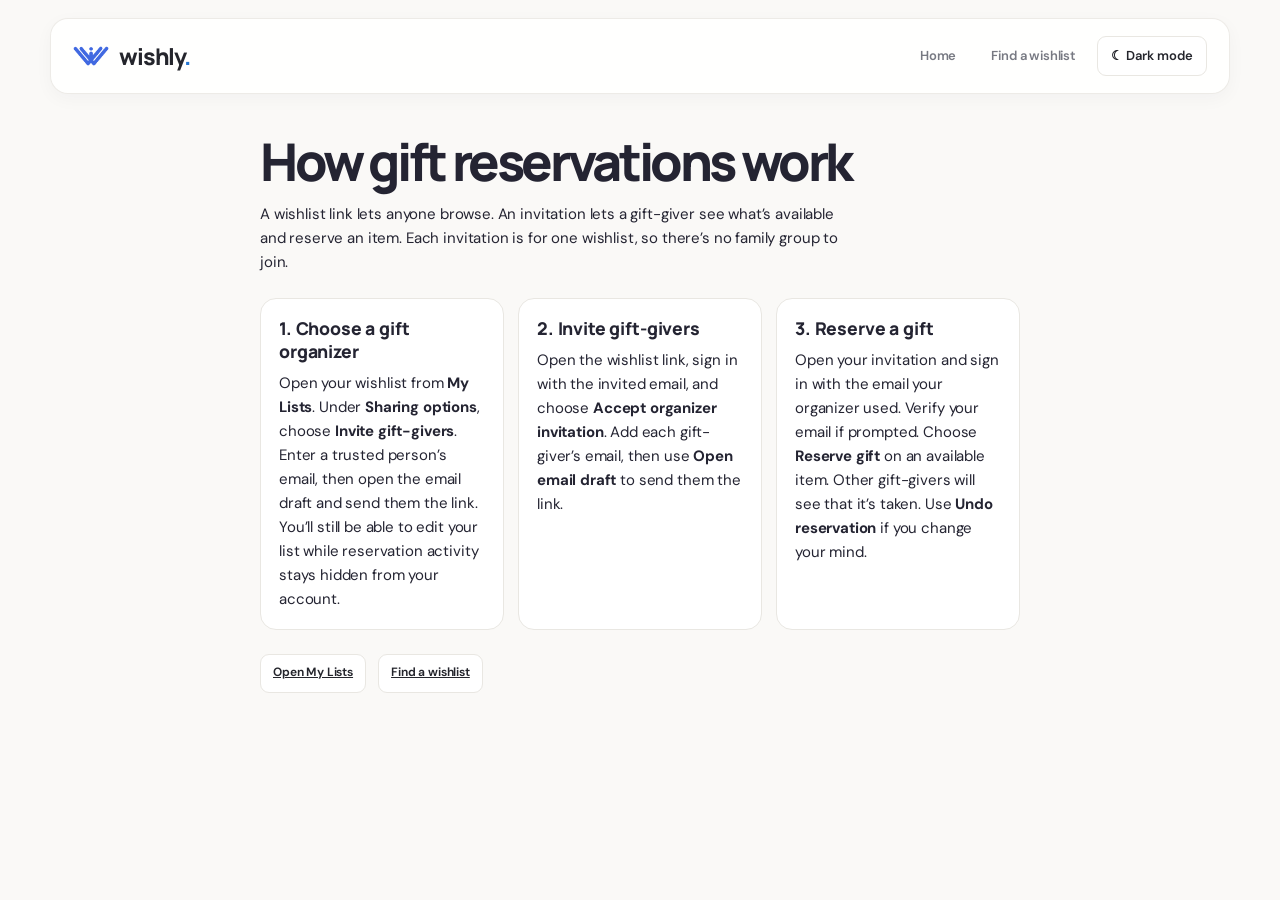
<file: gift-reservations-guide.html>
<!doctype html>
<html lang="en">
<head>
  <meta charset="utf-8">
  <meta name="viewport" content="width=device-width, initial-scale=1">
  <meta name="description" content="Learn how to organize, invite, and reserve gifts on Wishly.">
  <title>How gift reservations work — Wishly</title>
  <link rel="icon" href="icon.png">
  <link rel="stylesheet" href="styles.css?v=account-buttons-1">
  <link rel="stylesheet" href="gift-reservations.css?v=1">
  <link rel="stylesheet" href="mobile-layout.css?v=compact-1">
  <script src="theme.js?v=sync-2" defer></script>
</head>
<body class="gift-page">
  <header class="topbar">
    <a class="brand" href="./" aria-label="Wishly home"><img class="brand-mark" src="icon.png" alt=""><span>wishly<span class="brand-dot">.</span></span></a>
    <nav class="top-nav" aria-label="Main navigation"><a href="./">Home</a><a href="gift.html">Find a wishlist</a></nav>
  </header>
  <main class="gift-main">
    <header class="gift-guide-intro">
      <h1>How gift reservations work</h1>
      <p>A wishlist link lets anyone browse. An invitation lets a gift-giver see what’s available and reserve an item. Each invitation is for one wishlist, so there’s no family group to join.</p>
    </header>
    <ol class="gift-guide-steps">
      <li>
        <h2>1. Choose a gift organizer</h2>
        <p>Open your wishlist from <strong>My Lists</strong>. Under <strong>Sharing options</strong>, choose <strong>Invite gift-givers</strong>. Enter a trusted person’s email, then open the email draft and send them the link. You’ll still be able to edit your list while reservation activity stays hidden from your account.</p>
      </li>
      <li>
        <h2>2. Invite gift-givers</h2>
        <p>Open the wishlist link, sign in with the invited email, and choose <strong>Accept organizer invitation</strong>. Add each gift-giver’s email, then use <strong>Open email draft</strong> to send them the link.</p>
      </li>
      <li>
        <h2>3. Reserve a gift</h2>
        <p>Open your invitation and sign in with the email your organizer used. Verify your email if prompted. Choose <strong>Reserve gift</strong> on an available item. Other gift-givers will see that it’s taken. Use <strong>Undo reservation</strong> if you change your mind.</p>
      </li>
    </ol>
    <div class="gift-reservation-actions">
      <a class="small-button" href="dashboard.html?view=lists">Open My Lists</a>
      <a class="small-button" href="gift.html">Find a wishlist</a>
    </div>
  </main>
</body>
</html>
</file>
<file: styles.css>
@import url('https://fonts.googleapis.com/css2?family=DM+Sans:wght@400;500;600;700&family=Manrope:wght@400;500;600;700;800&display=swap');
:root{--ink:#24252c;--muted:#777982;--paper:#f7f6f2;--white:#fff;--line:#e8e6e0;--purple:#2476d2;--purple-dark:#1858a8;--green:#6e8d72;--peach:#f8e7dc;--lavender:#eaf4ff;--radius:22px}
*{box-sizing:border-box}html{scroll-behavior:smooth}body{margin:0;background:var(--paper);color:var(--ink);font-family:'DM Sans',sans-serif;font-size:15px;line-height:1.5}.topbar,footer{max-width:1120px;margin:auto;padding:25px 30px;display:flex;align-items:center;justify-content:space-between}.brand{display:inline-flex;align-items:center;gap:9px;color:var(--ink);text-decoration:none;font-family:Manrope,sans-serif;font-size:22px;font-weight:800;letter-spacing:-1px}.brand-mark{display:grid;place-items:center;width:32px;height:32px;background:var(--purple);color:white;border-radius:11px;font-size:23px;line-height:1;font-weight:700;letter-spacing:-2px}.brand-dot{color:var(--purple)}.top-note,footer>span{font-size:12px;color:var(--muted)}main{max-width:1000px;margin:auto;padding:30px 30px 0}.hero{position:relative;min-height:300px;padding:25px 0 36px;overflow:hidden}.eyebrow{font-size:10px;font-weight:700;letter-spacing:1.6px;color:var(--purple);display:flex;align-items:center;gap:8px}.eyebrow-dot{width:7px;height:7px;background:#8bbcf0;border-radius:50%}h1,h2,h3,p{margin-top:0}h1{font-family:Manrope,sans-serif;font-size:clamp(42px,6.3vw,68px);line-height:1.07;letter-spacing:-3.4px;margin:19px 0 15px;font-weight:800}h1 span{color:var(--purple)}.hero-copy{max-width:425px;color:var(--muted);font-size:15px;line-height:1.8;margin:0}.hero-art{position:absolute;width:275px;height:245px;right:35px;top:13px}.gift{position:absolute;border-radius:15px;transform:rotate(-9deg);box-shadow:0 16px 30px #6b56bd17}.gift-back{width:112px;height:130px;background:#e9bda9;left:54px;top:52px;transform:rotate(12deg)}.gift-front{width:133px;height:148px;background:#4d9be8;left:99px;top:76px;transform:rotate(7deg)}.gift-ribbon{position:absolute;left:54px;top:0;width:24px;height:100%;background:#f2c8a9}.gift-bow{position:absolute;left:43px;top:-17px;width:48px;height:30px;border:8px solid #f2c8a9;border-radius:50% 50% 6px 50%;transform:rotate(-17deg)}.art-tag{position:absolute;left:17px;bottom:21px;background:#fffdf8;padding:10px 15px;border-radius:9px;box-shadow:0 8px 25px #28213b10;font-size:12px;font-weight:700;transform:rotate(-9deg)}.art-tag span{color:#de8c81;margin-left:7px}.art-spark{position:absolute;color:#c0b5f6;font-size:31px}.spark-one{right:21px;top:37px}.spark-two{left:26px;top:42px;color:#e4b19b;font-size:25px}.action-grid{display:grid;grid-template-columns:1fr 1fr;gap:18px;margin-top:5px}.action-card{background:var(--white);border:1px solid var(--line);border-radius:var(--radius);padding:25px 27px 26px;min-width:0}.card-icon{width:41px;height:41px;display:grid;place-items:center;border-radius:14px;margin-bottom:19px}.card-icon svg{width:22px;height:22px;fill:none;stroke:currentColor;stroke-width:1.7;stroke-linecap:round;stroke-linejoin:round}.lavender{background:var(--lavender);color:var(--purple)}.peach{background:var(--peach);color:#ad7159}.card-heading h2{font-family:Manrope,sans-serif;font-size:21px;letter-spacing:-.7px;margin-bottom:4px}.card-heading p{font-size:13px;color:var(--muted);margin-bottom:22px}label{display:block;font-size:12px;font-weight:700;margin:14px 0 7px}input,select,textarea{width:100%;font:inherit;font-size:14px;color:var(--ink);background:#fbfaf8;border:1px solid #e6e4df;border-radius:10px;padding:12px 13px;outline:none;transition:border-color .15s,box-shadow .15s}input:focus,select:focus,textarea:focus{border-color:#8bbcf0;box-shadow:0 0 0 3px #8c7ee51c}input::placeholder,textarea::placeholder{color:#a5a5ac}select{cursor:pointer}.button{width:100%;border:0;border-radius:11px;padding:13px 16px;display:flex;align-items:center;justify-content:space-between;font:600 13px 'DM Sans',sans-serif;cursor:pointer;margin-top:20px;transition:transform .15s,background .15s}.button:hover{transform:translateY(-1px)}.button span{font-size:18px;line-height:1}.button-primary{background:var(--purple);color:white}.button-primary:hover{background:var(--purple-dark)}.button-secondary{background:#eaf4ff;color:#216fca}.button-secondary:hover{background:#d7eaff}.helper{font-size:11px;color:var(--muted);margin-top:8px}.privacy-note{display:flex;align-items:flex-start;gap:9px;margin-top:24px;padding-top:17px;border-top:1px solid #efede8;color:var(--muted);font-size:11px;line-height:1.6}.lock-icon{font-size:17px;color:var(--green);line-height:1}.how-it-works{display:grid;grid-template-columns:repeat(3,1fr);gap:28px;padding:45px 4px 52px}.how-it-works>div{border-top:1px solid #dedbd3;padding-top:16px}.step-number{color:var(--purple);font-size:10px;font-weight:700;letter-spacing:1px}.how-it-works h3{font-family:Manrope,sans-serif;font-size:14px;margin:8px 0 4px}.how-it-works p{font-size:12px;color:var(--muted);margin:0}.workspace{margin:12px 0 30px;background:white;border:1px solid var(--line);border-radius:var(--radius);padding:26px}.hidden{display:none!important}.workspace-head{display:flex;align-items:flex-start;justify-content:space-between;gap:15px;margin-bottom:20px}.workspace h2{font:800 25px Manrope,sans-serif;letter-spacing:-1px;margin:7px 0 5px}.workspace-sub{color:var(--muted);font-size:13px;margin:0}.code-chip{display:inline-flex;align-items:center;gap:10px;padding:9px 12px;background:#eaf4ff;color:#216fca;border-radius:10px;font-weight:700;letter-spacing:1px}.small-button,.icon-button{border:1px solid var(--line);background:white;color:var(--ink);border-radius:9px;padding:8px 11px;cursor:pointer;font:600 12px 'DM Sans',sans-serif}.workspace-actions{display:flex;gap:8px;flex-wrap:wrap;margin:18px 0}.item-list{display:grid;gap:10px}.wish-item{display:flex;align-items:center;gap:13px;padding:14px;border:1px solid #eeece7;border-radius:14px}.item-placeholder{width:48px;height:48px;flex-shrink:0;border-radius:12px;background:#eaf4ff;display:grid;place-items:center;color:var(--purple);font-size:22px}.item-info{flex:1;min-width:0}.item-info h3{font-size:14px;margin:0 0 3px;overflow-wrap:anywhere}.item-info p{font-size:12px;color:var(--muted);margin:0;overflow-wrap:anywhere}.item-price{font-size:13px;font-weight:700;white-space:nowrap}.item-link{color:var(--purple);font-size:12px;text-decoration:none}.item-link:hover{text-decoration:underline}.purchased{opacity:.65}.purchased .item-info h3{text-decoration:line-through}.empty-state{padding:25px;text-align:center;color:var(--muted);background:#faf9f6;border-radius:12px;font-size:13px}.notice{position:fixed;bottom:18px;left:50%;transform:translateX(-50%);max-width:calc(100% - 30px);padding:12px 17px;background:#292831;color:white;border-radius:11px;box-shadow:0 8px 25px #0002;font-size:13px;z-index:5}.modal{border:1px solid var(--line);border-radius:20px;padding:27px;width:min(460px,calc(100% - 28px));box-shadow:0 20px 80px #201b3733}.modal::backdrop{background:#24202c77;backdrop-filter:blur(3px)}.modal-top{display:flex;justify-content:space-between;align-items:flex-start;margin-bottom:20px}.modal h2{font:800 25px Manrope,sans-serif;margin:7px 0 0;letter-spacing:-1px}.icon-button{font-size:22px;line-height:1;padding:3px 9px}.form-row{display:grid;grid-template-columns:1fr 1fr;gap:12px}textarea{resize:vertical}footer{border-top:1px solid #eae8e1;padding-top:21px;padding-bottom:26px}.footer-brand{font-size:17px}.footer-brand .brand-mark{width:26px;height:26px;border-radius:9px;font-size:19px}


/* Depth pass: keep the existing layout, but give surfaces a little physical presence. */
:root{
  --paper:#f5f3ef;
  --line:#e6e2dc;
  --purple:#216fca;
  --purple-dark:#4f40bd;
}
body{
  background:
    radial-gradient(ellipse at 12% 3%,rgba(224,216,255,.48),transparent 34rem),
    radial-gradient(ellipse at 92% 24%,rgba(255,224,205,.38),transparent 29rem),
    var(--paper);
}
.topbar{position:relative;z-index:1}
.brand-mark{
  background:linear-gradient(145deg,#8bbcf0 0%,#216fca 75%);
  box-shadow:inset 0 1px 0 #ffffff65,0 4px 10px #5947c52e;
}
.hero-art{filter:drop-shadow(0 20px 22px #51436b12)}
.gift-back{
  background:linear-gradient(135deg,#f1cbb8,#dfa991);
  box-shadow:inset 1px 1px 0 #ffffff85,0 16px 30px #6b56bd17;
}
.gift-front{
  background:linear-gradient(145deg,#8bbcf0 0%,#4d92dd 78%);
  box-shadow:inset 1px 1px 0 #ffffff55,inset -3px -4px 0 #5f50bd35,0 20px 32px #5e4dbb30;
}
.gift-ribbon{background:linear-gradient(90deg,#f7d9bf,#eab995)}
.gift-bow{filter:drop-shadow(0 2px 1px #b9826550)}
.art-tag{box-shadow:0 12px 24px #28213b12,0 2px 4px #28213b08;border:1px solid #ffffffb5}
.action-card{
  position:relative;
  background:linear-gradient(155deg,#fff 0%,#fff 58%,#fcfbf8 100%);
  border:1px solid #e7e3dc;
  box-shadow:0 2px 3px #28231b04,0 10px 24px #342a1a08,0 1px 0 #ffffff inset;
  transition:transform .2s ease,box-shadow .2s ease,border-color .2s ease;
}
.action-card:hover{
  transform:translateY(-3px);
  border-color:#dcd5f8;
  box-shadow:0 4px 7px #28231b05,0 18px 34px #342a1a0d,0 1px 0 #ffffff inset;
}
.card-icon{
  box-shadow:inset 0 1px 0 #ffffffb8,0 3px 7px #382b6310;
}
.lavender{background:linear-gradient(145deg,#eaf4ff,#e5e0ff)}
.peach{background:linear-gradient(145deg,#fff0e7,#f5dfd2)}
input,select,textarea{
  background:linear-gradient(180deg,#f8f7f4,#fff);
  border-color:#e2dfd8;
  box-shadow:inset 0 1px 2px #332d1d08,0 1px 0 #ffffff;
}
input:focus,select:focus,textarea:focus{
  background:#fff;
  border-color:#8bbcf0;
  box-shadow:0 0 0 3px #8c7ee51c,0 2px 5px #30205e08;
}
.button{
  position:relative;
  box-shadow:0 3px 0 #29213b12,0 5px 12px #29213b09;
}
.button:active{transform:translateY(1px);box-shadow:0 1px 0 #29213b12}
.button-primary{
  background:linear-gradient(135deg,#7565e5,#216fca);
  box-shadow:inset 0 1px 0 #ffffff42,0 4px 0 #4838ad,0 7px 14px #5844c32b;
}
.button-primary:hover{
  background:linear-gradient(135deg,#8bbcf0,#216fca);
  box-shadow:inset 0 1px 0 #ffffff52,0 4px 0 #4838ad,0 10px 18px #5844c33b;
}
.button-primary:active{box-shadow:inset 0 1px 0 #ffffff30,0 1px 0 #4838ad;transform:translateY(3px)}
.button-secondary{
  background:linear-gradient(180deg,#f5f2ff,#ebe6ff);
  border:1px solid #e1dbff;
  box-shadow:inset 0 1px 0 #fff,0 3px 0 #d8d0f8,0 5px 10px #5844c30a;
}
.button-secondary:active{box-shadow:inset 0 1px 2px #5844c316;transform:translateY(2px)}
.privacy-note{border-color:#e9e5de}
.how-it-works>div{border-top-color:#d9d4ca}
.workspace{
  background:linear-gradient(155deg,#fff,#fdfcf9);
  border-color:#e7e3dc;
  box-shadow:0 2px 3px #28231b04,0 14px 30px #342a1a08,inset 0 1px 0 #fff;
}
.code-chip{
  background:linear-gradient(145deg,#f4f1ff,#d7eaff);
  border:1px solid #e2dcff;
  box-shadow:inset 0 1px 0 #fff,0 2px 4px #5140bb0b;
}
.wish-item{
  background:linear-gradient(145deg,#fff,#fdfcf9);
  border-color:#ebe8e2;
  box-shadow:0 1px 2px #28231b04,inset 0 1px 0 #fff;
}
.item-placeholder{
  background:linear-gradient(145deg,#eaf4ff,#e7e1ff);
  box-shadow:inset 0 1px 0 #ffffffc9,0 3px 7px #5140bb10;
}
.small-button,.icon-button{
  box-shadow:0 1px 2px #28231b08,inset 0 1px 0 #fff;
  transition:background .15s,border-color .15s,transform .15s;
}
.small-button:hover,.icon-button:hover{background:#f8f6ff;border-color:#dcd5f8}
.small-button:active,.icon-button:active{transform:translateY(1px)}
.modal{
  background:linear-gradient(155deg,#fff,#fcfbf8);
  box-shadow:0 25px 80px #201b3740,0 3px 8px #201b3715,inset 0 1px 0 #fff;
}
@media(prefers-reduced-motion:reduce){
  *,*::before,*::after{scroll-behavior:auto!important;transition:none!important}
}

.account-panel{display:grid;grid-template-columns:minmax(180px,.8fr) minmax(240px,1.2fr);gap:24px;align-items:start;background:linear-gradient(145deg,#fff,#faf8ff);border:1px solid #e7e3dc;border-radius:20px;padding:22px 25px;margin:0 0 24px;box-shadow:0 8px 22px #342a1a08}.account-copy h2{font:800 18px Manrope,sans-serif;letter-spacing:-.5px;margin:0 0 5px}.account-copy p{font-size:12px;color:var(--muted);margin:0}.account-form{display:grid;grid-template-columns:1fr 1fr;gap:0 12px}.account-form label{margin-top:0}.account-actions{grid-column:1/-1;display:flex;gap:8px;align-items:center;flex-wrap:wrap}.account-actions .button{width:auto;margin:10px 0 0;justify-content:center}.account-actions .small-button{margin-top:10px}.button:disabled{opacity:.55;cursor:not-allowed;transform:none}.account-panel input{min-width:0}


/* Google sign-in button */
.google-button{background:#fff;color:#30313a;border:1px solid #e1ded8;gap:10px;justify-content:center;box-shadow:0 2px 0 #28231b0a,0 4px 9px #28231b08}.google-button:hover{background:#faf9f6;border-color:#d5d0c7}.google-mark{font-family:Arial,sans-serif;font-size:17px;font-weight:700;color:#4285f4}


/* Layout alignment and simpler top navigation */
.topbar{min-height:88px;gap:20px}
.top-nav{display:flex;align-items:center;gap:26px}
.top-nav a{color:var(--muted);font-size:13px;font-weight:600;text-decoration:none}
.top-nav a:hover{color:var(--purple)}
.nav-account{border:1px solid #ded8fb;background:#fff;color:var(--purple);border-radius:10px;padding:10px 15px;font:600 13px 'DM Sans',sans-serif;cursor:pointer;box-shadow:0 2px 0 #29213b08}
.nav-account:hover{background:#f5f2ff;border-color:#cfc6fa}
.account-panel{scroll-margin-top:20px;grid-template-columns:minmax(180px,.75fr) minmax(0,1.25fr)}
.account-copy{position:relative}
.account-close{margin-top:14px}
.account-actions .button{min-height:44px;padding:12px 16px}
.hero{min-height:340px;padding-top:38px;padding-bottom:40px}
.hero-art{top:28px;right:55px}
.hero-cta{display:inline-flex;width:174px;min-height:46px;align-items:center;margin-top:23px;text-decoration:none;justify-content:space-between}
.action-grid{align-items:stretch;gap:22px;margin-top:0;scroll-margin-top:22px}
.action-card{display:flex;flex-direction:column;min-height:100%;padding:28px}
.card-heading{min-height:70px}
.action-card form{display:flex;flex-direction:column;flex:1}
.action-card form .button{margin-top:auto;min-height:48px}
.action-card form label:first-child{margin-top:0}
.view-card .helper{margin-bottom:18px}
.view-card .privacy-note{margin-top:24px}
.action-card input,.action-card select{min-height:46px}
.how-it-works{scroll-margin-top:22px}
.button{min-height:46px;line-height:1.2}
.button span{font-size:18px}
.workspace-actions .button{min-height:44px}



/* Dedicated sign-up page */
.nav-account{display:inline-flex;align-items:center;text-decoration:none}
.signup-main{max-width:560px;padding-top:20px;padding-bottom:60px}
.back-link{display:inline-block;color:var(--muted);font-size:13px;text-decoration:none;margin:0 0 18px}
.back-link:hover{color:var(--purple)}
.signup-card{background:linear-gradient(155deg,#fff,#fcfbf9);border:1px solid #e7e3dc;border-radius:24px;padding:clamp(24px,5vw,42px);box-shadow:0 14px 36px #342a1a0d,inset 0 1px 0 #fff}
.signup-intro .card-icon{margin-bottom:18px}
.signup-intro h1{font-size:clamp(34px,7vw,46px);letter-spacing:-2px;margin:13px 0 10px}
.signup-intro h1 span{color:var(--purple)}
.signup-intro p{color:var(--muted);font-size:14px;margin-bottom:25px}
.signup-form{display:flex;flex-direction:column}
.signup-form label{margin:14px 0 7px}
.signup-form label:first-child{margin-top:0}
.signup-form .button{min-height:48px;justify-content:center;margin-top:20px}
.signup-divider{display:flex;align-items:center;gap:12px;color:var(--muted);font-size:12px;margin-top:17px}
.signup-divider:before,.signup-divider:after{content:"";height:1px;background:var(--line);flex:1}
.signup-form .google-button{margin-top:12px}
.signup-toggle{margin-top:14px;align-self:center;padding:10px 13px}
.signup-status{font-size:12px;color:var(--muted);text-align:center;margin:17px 0 0}


/* Landing page choices */
.landing-choices .action-card>.button{margin-top:auto;text-decoration:none;display:flex;align-items:center;justify-content:space-between}
.landing-choices .card-heading{min-height:86px}
.landing-choices .privacy-note{margin-top:22px}
.nav-account{font-family:'DM Sans',sans-serif}
.dashboard-main{max-width:1120px;padding-top:20px;padding-bottom:70px}
.dashboard-welcome{display:flex;align-items:center;justify-content:space-between;gap:24px;padding:28px 0 34px}
.dashboard-welcome h1,.gift-intro h1{font-family:Manrope,sans-serif;font-size:clamp(34px,6vw,48px);letter-spacing:-2px;line-height:1.12;margin:12px 0}
.dashboard-welcome h1 span,.gift-intro h1 span{color:var(--purple)}
.dashboard-welcome p,.gift-intro p{color:var(--muted);max-width:560px;margin:0}
.dashboard-mark{display:grid;place-items:center;width:86px;height:86px;border-radius:28px;background:var(--lavender);color:var(--purple);font-size:52px;transform:rotate(7deg);box-shadow:0 8px 0 #2476d214}
.dashboard-grid{display:grid;grid-template-columns:minmax(280px,.78fr) minmax(0,1.22fr);gap:24px;align-items:start}
.dashboard-create{align-self:start}
.dashboard-lists{background:#fff;border:1px solid var(--line);border-radius:22px;padding:25px;box-shadow:0 10px 28px #29231b08}
.section-heading{display:flex;align-items:center;justify-content:space-between;gap:16px;margin-bottom:18px}
.section-heading h2{font-family:Manrope,sans-serif;font-size:24px;letter-spacing:-.8px;margin:5px 0 0}
.list-count{font-size:12px;color:var(--muted);background:#f6f4f0;border-radius:999px;padding:7px 11px;white-space:nowrap}
.owned-lists{display:grid;gap:12px}
.owned-list{display:flex;align-items:center;gap:14px;padding:16px;border:1px solid var(--line);border-radius:15px;background:linear-gradient(145deg,#fff,#fcfbf9)}
.owned-list-icon{display:grid;place-items:center;flex:0 0 44px;height:44px;border-radius:14px;background:var(--lavender);color:var(--purple);font-size:23px}
.owned-list-info{flex:1;min-width:0}
.owned-list-info h3{margin:0;font-size:15px;overflow-wrap:anywhere}
.owned-list-info p{margin:4px 0 0;color:var(--muted);font-size:12px}
.owned-list .small-button{white-space:nowrap}
.dashboard-page .workspace,.gift-page .workspace{margin-top:26px}
.gift-main{max-width:720px;padding-top:20px;padding-bottom:70px}
.gift-intro{padding:20px 0 28px}
.gift-search-card{padding:25px;background:#fff;border:1px solid var(--line);border-radius:22px;box-shadow:0 12px 30px #29231b08}
.gift-search-form{display:grid;grid-template-columns:minmax(0,1fr) auto;gap:8px 12px;align-items:end}
.gift-search-form label{grid-column:1/-1;margin-bottom:0}
.gift-search-form input{min-height:48px}
.gift-search-form .button{min-height:48px;white-space:nowrap}
.gift-search-card .signup-status{text-align:left;line-height:1.6}




/* Wishly UI cleanup: quieter surfaces, consistent spacing, clearer hierarchy */
:root{
  --paper:#faf9f7;
  --line:#e9e7e2;
  --purple:#2476d2;
  --purple-dark:#1858a8;
  --radius:16px;
}
body{
  background:var(--paper);
  line-height:1.55;
}
.topbar,footer{max-width:1160px}
.topbar{padding-top:22px;padding-bottom:22px}
.brand-mark{
  background:var(--purple);
  box-shadow:none;
  border-radius:9px;
}
.hero-art{filter:none}
.gift-back,.gift-front{
  box-shadow:0 10px 24px #342a1a0c;
}
.action-card,.dashboard-lists,.gift-search-card,.signup-card,.workspace{
  background:#fff;
  border:1px solid var(--line);
  border-radius:16px;
  box-shadow:0 3px 12px #29231b05;
}
.action-card{
  padding:26px;
  transition:border-color .16s ease,box-shadow .16s ease;
}
.action-card:hover{
  transform:none;
  border-color:#d9d3f5;
  box-shadow:0 5px 18px #29231b08;
}
.card-icon{
  border-radius:12px;
  box-shadow:none;
}
.lavender{background:#eaf4ff;color:var(--purple)}
.peach{background:#fff0e7;color:#ad7159}
input,select,textarea{
  background:#fff;
  border:1px solid #deddd8;
  border-radius:9px;
  box-shadow:none;
  min-height:44px;
}
input:focus,select:focus,textarea:focus{
  background:#fff;
  border-color:#8bbcf0;
  box-shadow:0 0 0 3px #8c7ee51a;
}
.button{
  min-height:46px;
  border-radius:9px;
  box-shadow:none;
  transition:background .15s ease,transform .15s ease;
}
.button-primary,.button-primary:hover,.button-primary:active{
  background:var(--purple);
  box-shadow:none;
}
.button-primary:hover{background:var(--purple-dark)}
.button-primary:active,.button:active{transform:translateY(1px);box-shadow:none}
.button-secondary{
  background:#eaf4ff;
  border:1px solid #d7eaff;
  box-shadow:none;
}
.button-secondary:hover{background:#ebe6ff}
.small-button,.icon-button{
  box-shadow:none;
  border-radius:8px;
}
.workspace{padding:26px}
.dashboard-welcome{padding-top:18px;padding-bottom:30px}
.dashboard-mark{
  transform:none;
  box-shadow:none;
  border-radius:20px;
}
.dashboard-grid{gap:20px}
.dashboard-lists{padding:24px}
.owned-list,.wish-item{
  background:#fff;
  border:1px solid #eceae5;
  box-shadow:none;
  border-radius:12px;
}
.owned-list-icon,.item-placeholder{
  box-shadow:none;
  border-radius:10px;
}
.code-chip{
  background:#eaf4ff;
  border:1px solid #d7eaff;
  box-shadow:none;
}
.signup-main{max-width:600px;padding-top:14px}
.signup-card{padding:clamp(24px,4vw,36px)}
.signup-intro .card-icon{margin-bottom:16px}
.signup-intro p{margin-bottom:24px;line-height:1.65}
.signup-form label{margin:16px 0 7px}
.signup-form label:first-child{margin-top:0}
.signup-form .button{margin-top:22px}
.signup-divider{margin-top:20px}
.signup-form .google-button{margin-top:14px}
.signup-toggle{margin-top:16px}
.gift-main{max-width:760px}
.gift-intro{padding:16px 0 24px}
.gift-search-card{padding:26px}
.gift-search-card .signup-status{margin-bottom:0}
.privacy-note{border-color:#eeece7}

@media(prefers-reduced-motion:reduce){
  *,*::before,*::after{transition:none!important}
}


/* Stronger layout refresh: distinct page sections and visibly clearer hierarchy */
body{background:#f7f7fb;color:#242432}
.topbar{
  max-width:none;padding:20px max(24px,calc((100vw - 1120px)/2));
  background:rgba(255,255,255,.94);border-bottom:1px solid #eae9f1;
}
main,.dashboard-main,.gift-main,.signup-main{padding-top:28px}
.dashboard-main{max-width:1120px}
.dashboard-welcome{
  position:relative;overflow:hidden;
  background:#eeebff;border:1px solid #e2ddff;border-radius:22px;
  padding:34px 36px;margin:4px 0 28px;
}
.dashboard-welcome h1{font-size:clamp(38px,5vw,54px);margin:12px 0 10px}
.dashboard-welcome p{font-size:15px;line-height:1.7}
.dashboard-mark{background:#fff;color:#2476d2;width:74px;height:74px;border-radius:20px;font-size:42px}
.dashboard-grid{grid-template-columns:minmax(300px,.82fr) minmax(0,1.18fr);gap:22px}
.dashboard-create{
  padding:28px;background:#fff;border:1px solid #e6e4ee;border-radius:18px;
  box-shadow:0 5px 20px #29234408;
}
.dashboard-create .card-heading{min-height:0;margin-bottom:22px}
.dashboard-create .card-heading h2{font-size:23px;margin-bottom:7px}
.dashboard-create .card-heading p{line-height:1.65}
.dashboard-create form label{margin:18px 0 8px;font-size:13px;color:#414052}
.dashboard-create form label:first-child{margin-top:0}
.dashboard-create input,.dashboard-create select{height:49px;padding:0 14px;background:#fff}
.dashboard-create form .button{margin-top:24px}
.dashboard-lists{padding:28px;border-radius:18px;border:1px solid #e6e4ee;box-shadow:0 5px 20px #29234408}
.section-heading{margin-bottom:22px}
.section-heading h2{font-size:26px}
.list-count{background:#f1effa;color:#1858a8}
.owned-lists{gap:13px}
.owned-list{padding:17px;border-radius:13px;transition:border-color .15s,background .15s}
.owned-list:hover{border-color:#d7d0fb;background:#fdfcff}
.signup-main{max-width:650px;padding-top:26px}
.signup-card{
  padding:38px;background:#fff;border:1px solid #e6e4ee;border-radius:20px;
  box-shadow:0 8px 30px #2923440a;
}
.signup-intro .card-icon{width:46px;height:46px}
.signup-intro h1{font-size:clamp(36px,6vw,48px);line-height:1.12;letter-spacing:-2px}
.signup-intro p{font-size:15px;line-height:1.7;max-width:430px}
.signup-form label{font-size:13px;color:#414052;margin:18px 0 8px}
.signup-form input{height:50px;padding:0 14px}
.signup-form .button{height:50px;margin-top:24px}
.signup-form .google-button{height:49px;margin-top:14px}
.signup-toggle{min-height:40px}
.gift-main{max-width:800px}
.gift-intro{padding:20px 0 30px}
.gift-intro h1{font-size:clamp(38px,6vw,54px)}
.gift-search-card{padding:30px;border-radius:18px}
.gift-search-form{gap:10px 14px}
.gift-search-form label{font-size:13px}
.gift-search-form input{height:50px;padding:0 14px}
.gift-search-form .button{height:50px;margin-top:0;padding:0 18px;gap:18px}
.workspace{border-radius:18px;border-color:#e6e4ee;box-shadow:0 5px 20px #29234408}
footer{max-width:none;padding-left:max(24px,calc((100vw - 1120px)/2));padding-right:max(24px,calc((100vw - 1120px)/2));background:#fff;border-top:1px solid #eae9f1}




/* Wishlist categories and item editing */
.category-tag{display:inline-flex;align-items:center;margin:0 0 7px;padding:4px 9px;border-radius:999px;background:#eaf4ff;color:#1858a8;font-size:11px;font-weight:700;line-height:1.4}.wish-item .edit-item{border-color:#d9d4fb;color:#1858a8}.wish-item .edit-item:hover{background:#eaf4ff}.modal [list]{width:100%}


/* Mobile layout repair: prevent cramped navigation, cards, and wishlist items */
*{box-sizing:border-box}
html{width:100%;overflow-x:hidden}
body{width:100%;min-width:0;overflow-x:hidden}
main,.dashboard-main,.gift-main,.signup-main{width:100%;min-width:0}
.topbar{width:100%;min-width:0;gap:16px}
.top-nav{display:flex;align-items:center;justify-content:flex-end;flex-wrap:wrap;gap:10px 16px;min-width:0}
.top-nav a,.top-nav button{white-space:normal}
.dashboard-grid,.dashboard-lists,.dashboard-create,.workspace,.gift-search-card,.signup-card,.owned-list,.wish-item,.item-info{min-width:0}
.owned-list-info,.item-info{overflow-wrap:anywhere}
.workspace-head{display:flex;align-items:flex-start;justify-content:space-between;gap:16px;flex-wrap:wrap}
.workspace-head>div:first-child{flex:1 1 180px;min-width:0}
.code-chip{display:flex;align-items:center;gap:8px;flex-wrap:wrap;max-width:100%;overflow-wrap:anywhere}
.workspace-actions{display:flex;align-items:center;flex-wrap:wrap;gap:10px;margin:18px 0}
.workspace-actions>*{max-width:100%}
.item-list{display:grid;gap:12px;min-width:0}
.wish-item{display:grid;grid-template-columns:42px minmax(0,1fr);align-items:start;gap:12px;padding:16px}
.wish-item .item-placeholder{grid-column:1;grid-row:1;width:42px;height:42px}
.wish-item .item-info{grid-column:2;grid-row:1;min-width:0}
.wish-item .item-price{grid-column:2;grid-row:2;justify-self:start;margin-top:0}
.wish-item .small-button{grid-row:3;justify-self:start;max-width:100%;white-space:normal;text-align:center}
.wish-item .edit-item,.wish-item .remove-item,.wish-item .toggle-purchased{grid-column:auto}
.wish-item .item-link{overflow-wrap:anywhere}
.modal{max-width:calc(100vw - 24px);width:520px;max-height:calc(100dvh - 24px);overflow:auto}
.modal form{min-width:0}
.modal input,.modal select,.modal textarea{max-width:100%;min-width:0}
.form-row{display:grid;grid-template-columns:repeat(2,minmax(0,1fr));gap:12px}
.form-row>div{min-width:0}







/* Final phone layout: wishlist cards must stack instead of squeezing content into columns. */





/* Wishly item images, search summaries, QR sharing, and reservation controls */
.item-placeholder{overflow:hidden}
.item-image{display:block;width:100%;height:100%;object-fit:cover;border-radius:inherit}
.list-tools{display:grid;grid-template-columns:minmax(0,1fr);gap:7px;margin:18px 0 12px;padding:13px;background:#faf9f6;border:1px solid #eeece7;border-radius:12px}
.list-tools label{margin:0}
.list-tools input{background:white}
.list-summary{display:flex;align-items:center;justify-content:space-between;gap:12px;flex-wrap:wrap;color:var(--muted);font-size:12px}
.list-summary strong{color:var(--ink)}
.filtered-out{display:none!important}
.qr-panel{display:flex;align-items:center;gap:18px;padding:16px;margin:0 0 18px;border:1px solid var(--line);border-radius:14px;background:#faf9f6}
#qr-code{flex-shrink:0;min-width:190px;min-height:190px;display:grid;place-items:center;background:white;padding:8px;border-radius:10px}
#qr-code img,#qr-code canvas{max-width:100%;height:auto!important}
.qr-panel p{margin:6px 0 12px}
.qr-panel .small-button{margin:4px 5px 0 0}
.reserve-toggle{border-color:#d9d4fb;color:#1858a8}
.reserve-toggle:disabled{color:#777982;background:#f3f2ef;cursor:not-allowed;opacity:1}



/* Clear reservation status for other gift-givers */
.reservation-status{display:flex;flex-direction:column;gap:3px;flex-basis:100%;padding:9px 11px;background:#fff1f0;border:1px solid #f2c5c2;border-radius:9px;color:#b42318}
.reservation-status strong{font-size:12px;letter-spacing:.8px;color:#b42318}
.reservation-status span{font-size:11px;line-height:1.45;color:#8f302a}
.reserve-toggle:disabled{border-color:#efc7c4;color:#b42318;background:#fff8f7;opacity:1;cursor:not-allowed}


/* Gift reservation layout fix: keep the notice and action from being squeezed into the narrow grid column. */
.gift-page .wish-item {
  display: grid;
  grid-template-columns: 48px minmax(0, 1fr) auto;
  align-items: center;
  gap: 12px;
  min-width: 0;
}
.gift-page .wish-item .item-placeholder { grid-column: 1; grid-row: 1; }
.gift-page .wish-item .item-info { grid-column: 2 / 4; grid-row: 1; min-width: 0; }
.gift-page .wish-item .item-price { grid-column: 2 / 4; grid-row: 2; justify-self: start; }
.gift-page .wish-item .reservation-status,
.gift-page .wish-item .reserve-toggle {
  grid-column: 1 / -1 !important;
  grid-row: auto !important;
  width: 100%;
  min-width: 0;
  max-width: none;
  justify-self: stretch;
  box-sizing: border-box;
}
.gift-page .wish-item .reservation-status {
  display: flex;
  flex-direction: column;
  white-space: normal;
  overflow-wrap: anywhere;
}
.gift-page .wish-item .reservation-status span {
  display: block;
  white-space: normal;
  overflow-wrap: anywhere;
}
.gift-page .wish-item .reserve-toggle {
  min-height: 44px;
  padding: 12px 14px;
  white-space: normal;
  line-height: 1.35;
}



/* Persistent dark mode */
.theme-toggle {
  flex: 0 0 auto;
  border: 1px solid #dcd9e8;
  border-radius: 9px;
  padding: 8px 11px;
  background: #eaf4ff;
  color: #1858a8;
  font: 600 12px 'DM Sans', sans-serif;
  cursor: pointer;
  white-space: nowrap;
}
.theme-toggle:hover { background: #d7eaff; }
body.dark-mode {
  --ink: #eeeef5;
  --muted: #b0b0c0;
  --paper: #171720;
  --white: #22222e;
  --line: #383846;
  color: var(--ink) !important;
  background: radial-gradient(ellipse at 12% 3%,rgba(74,61,128,.20),transparent 34rem),
              radial-gradient(ellipse at 92% 24%,rgba(112,68,49,.12),transparent 29rem),
              #171720 !important;
}
.dark-mode .topbar,
.dark-mode footer {
  background: #1d1d28 !important;
  border-color: #343442 !important;
}
.dark-mode .brand,
.dark-mode .top-nav a,
.dark-mode .nav-account { color: #eeeef5 !important; }
.dark-mode .brand-dot { color: #8bbcf0 !important; }
.dark-mode .theme-toggle {
  background: #2d2a42;
  border-color: #4b456e;
  color: #d9d2ff;
}
.dark-mode .theme-toggle:hover { background: #393351; }
.dark-mode .action-card,
.dark-mode .dashboard-create,
.dark-mode .dashboard-lists,
.dark-mode .signup-card,
.dark-mode .gift-search-card,
.dark-mode .workspace,
.dark-mode .wish-item,
.dark-mode .owned-list,
.dark-mode .modal {
  color: #eeeef5 !important;
  background: #22222e !important;
  border-color: #393947 !important;
  box-shadow: 0 5px 20px #00000020 !important;
}
.dark-mode .dashboard-welcome {
  background: #29263c !important;
  border-color: #413a63 !important;
}
.dark-mode .dashboard-mark { background: #353047 !important; color: #d0c8ff !important; }
.dark-mode h1,
.dark-mode h2,
.dark-mode h3,
.dark-mode .workspace h2,
.dark-mode .modal h2,
.dark-mode .card-heading h2,
.dark-mode .list-summary strong,
.dark-mode .item-info h3,
.dark-mode .item-price,
.dark-mode label { color: #eeeef5; }
.dark-mode p,
.dark-mode .workspace-sub,
.dark-mode .card-heading p,
.dark-mode .hero-copy,
.dark-mode .how-it-works p,
.dark-mode footer > span,
.dark-mode .top-note,
.dark-mode .helper,
.dark-mode .item-info p,
.dark-mode .signup-status,
.dark-mode .privacy-note { color: #b0b0c0 !important; }
.dark-mode .how-it-works > div,
.dark-mode .privacy-note { border-color: #393947 !important; }
.dark-mode input,
.dark-mode select,
.dark-mode textarea {
  color: #f0eff8 !important;
  background: #191923 !important;
  border-color: #414151 !important;
  box-shadow: none;
}
.dark-mode input::placeholder,
.dark-mode textarea::placeholder { color: #89899b !important; }
.dark-mode input:focus,
.dark-mode select:focus,
.dark-mode textarea:focus {
  border-color: #8bbcf0 !important;
  box-shadow: 0 0 0 3px #8bbcf026 !important;
}
.dark-mode .small-button,
.dark-mode .icon-button,
.dark-mode .signup-toggle {
  color: #e6e3f5;
  background: #2b2b39;
  border-color: #454555;
}
.dark-mode .small-button:hover,
.dark-mode .icon-button:hover { background: #363647; }
.dark-mode .button-primary {
  color: #fff !important;
  background: linear-gradient(135deg,#7565e5,#216fca) !important;
}
.dark-mode .button-secondary {
  color: #ddd6ff !important;
  background: #302b48 !important;
  border-color: #494064 !important;
  box-shadow: none !important;
}
.dark-mode .lavender,
.dark-mode .card-icon.lavender { background: #332d50 !important; color: #d0c8ff !important; }
.dark-mode .peach { background: #422e2c !important; color: #f0c2ad !important; }
.dark-mode .code-chip { background: #302b48 !important; color: #d8d0ff !important; border-color: #494064 !important; }
.dark-mode .category-tag { background: #332d50 !important; color: #d0c8ff !important; }
.dark-mode .item-placeholder { background: #332d50 !important; color: #d0c8ff !important; }
.dark-mode .list-tools,
.dark-mode .empty-state,
.dark-mode .qr-panel { background: #1b1b26 !important; border-color: #393947 !important; color: #b0b0c0 !important; }
.dark-mode .list-tools label { color: #eeeef5 !important; }
.dark-mode .item-link { color: #b8dcff !important; }
.dark-mode .reservation-status { background: #3a2225 !important; border-color: #6b373c !important; }
.dark-mode .reservation-status strong { color: #ff9e9b !important; }
.dark-mode .reservation-status span { color: #e9b2b0 !important; }
.dark-mode .reserve-toggle:disabled { background: #3a2225 !important; border-color: #6b373c !important; color: #ffaaa6 !important; }
.dark-mode .gift-back { background: linear-gradient(135deg,#815b50,#684538) !important; }
.dark-mode .gift-front { background: linear-gradient(145deg,#7769c5,#4d3e9f) !important; }
.dark-mode .art-tag { color: #24252c; }
.dark-mode .modal::backdrop { background: #05050bd9; }
.dark-mode .list-count { background: #302b48; color: #d8d0ff; }
.dark-mode .signup-divider { color: #b0b0c0; }
.dark-mode .filtered-out { display: none !important; }



/* Homepage gift illustration replaced with the uploaded artwork. */
.hero-art{width:390px;height:330px;right:5px;top:5px;display:flex;align-items:center;justify-content:center;filter:none}
.gift-boxes-image{display:block;width:100%;height:100%;object-fit:contain;object-position:center}




/* Rebuilt homepage illustration: recognizable gift boxes with lids, wrapping bands, and bows. */
.hero-art.gift-art{width:390px;height:320px;right:5px;top:8px;display:block;filter:none;overflow:visible}
.gift-box{position:absolute;border-radius:5px 5px 9px 9px;box-shadow:inset 0 2px 0 #ffffff55, inset -9px 0 0 #0000000b, 0 18px 25px #29234420}
.gift-box-back{width:132px;height:142px;left:55px;top:65px;transform:rotate(-9deg);background:linear-gradient(110deg,#6e9aee,#4169e1 72%)}
.gift-box-front{width:158px;height:160px;left:168px;top:104px;transform:rotate(7deg);background:linear-gradient(110deg,#5279e8,#3154c5 75%)}
.gift-lid{position:absolute;left:-9px;top:-17px;width:calc(100% + 18px);height:31px;border-radius:5px;background:linear-gradient(180deg,#7295ef,#4169e1);box-shadow:inset 0 2px 0 #ffffff75,0 4px 5px #17255425}
.gift-box-front .gift-lid{background:linear-gradient(180deg,#6285eb,#3558ca)}
.gift-ribbon{position:absolute;background:#14b8a6;box-shadow:inset 2px 0 2px #ffffff55,inset -2px 0 2px #00000010}
.ribbon-vertical{left:calc(50% - 11px);top:-16px;bottom:0;width:22px}
.ribbon-horizontal{left:0;right:0;top:45%;height:18px;box-shadow:inset 0 2px 1px #ffffff45,inset 0 -2px 1px #00000010}
.gift-box-front .gift-ribbon{background:#7dd3fc}
.gift-box-front .ribbon-vertical{width:25px;left:calc(50% - 12px)}
.gift-box-front .ribbon-horizontal{height:20px}
.gift-bow-loop{position:absolute;z-index:2;top:-48px;width:34px;height:28px;border:9px solid #14b8a6;border-radius:70% 70% 35% 70%;background:transparent}
.bow-left{left:calc(50% - 32px);transform:rotate(28deg)}
.bow-right{left:calc(50% - 3px);transform:scaleX(-1) rotate(28deg)}
.gift-bow-knot{position:absolute;z-index:3;left:calc(50% - 7px);top:-27px;width:15px;height:14px;border-radius:4px;background:#14b8a6;box-shadow:inset 0 1px 0 #ffffff55}
.gift-box-front .gift-bow-loop{border-color:#7dd3fc}
.gift-box-front .gift-bow-knot{background:#7dd3fc}
.gift-spark{position:absolute;color:#b7aaf7;font-size:31px;font-weight:700}
.gift-spark-one{right:15px;top:42px}
.gift-spark-two{left:22px;top:43px;color:#14b8a6;font-size:25px}


.dark-mode .gift-box-back{background:linear-gradient(110deg,#6286d2,#3456a9)!important}
.dark-mode .gift-box-front{background:linear-gradient(110deg,#5271c5,#30468d)!important}
.dark-mode .gift-lid{background:linear-gradient(180deg,#7295d8,#4162b8)!important}
.dark-mode .gift-box-front .gift-lid{background:linear-gradient(180deg,#6285ce,#3553a6)!important}
.dark-mode .gift-box .gift-ribbon{background:#6abfb5!important}
.dark-mode .gift-box-front .gift-ribbon{background:#8ac8e5!important}
.dark-mode .gift-box .gift-bow-loop{border-color:#6abfb5!important}
.dark-mode .gift-box-front .gift-bow-loop{border-color:#8ac8e5!important}
.dark-mode .gift-box .gift-bow-knot{background:#6abfb5!important}
.dark-mode .gift-box-front .gift-bow-knot{background:#8ac8e5!important}


/* Fix inherited dimensions from the older CSS illustration styles. */
.gift-box .gift-ribbon{left:auto;top:auto;right:auto;bottom:auto;width:auto;height:auto;z-index:1}
.gift-box .ribbon-vertical{left:calc(50% - 11px);top:-16px;bottom:0;width:22px;height:auto}
.gift-box .ribbon-horizontal{left:0;right:0;top:45%;bottom:auto;width:auto;height:18px}
.gift-box-front .ribbon-vertical{left:calc(50% - 12px);width:25px}
.gift-box-front .ribbon-horizontal{height:20px}
.gift-box .gift-lid{z-index:2}
.gift-box .gift-bow-loop{z-index:3}
.gift-box .gift-bow-knot{z-index:4}

/* Use the uploaded icon as the brand mark throughout the site. */
img.brand-mark{display:block;object-fit:contain;background:transparent;border-radius:0;font-size:0;letter-spacing:normal;}

/* Wishly UI revamp: modern hierarchy, spacing and surfaces; preserve brand colors and all functionality. */
:root{--surface-shadow:0 10px 35px rgba(35,31,66,.055);--surface-shadow-hover:0 18px 42px rgba(35,31,66,.10)}
html{scroll-padding-top:24px}
body{font-size:15px;line-height:1.6;letter-spacing:-.01em;background:radial-gradient(ellipse at 8% 0%,rgba(101,85,217,.055),transparent 31rem),var(--paper)}
.topbar,footer{width:min(100%,1180px);max-width:1180px;padding:20px 34px}
.topbar{position:relative;z-index:4;margin-top:12px;border:1px solid color-mix(in srgb,var(--line) 72%,transparent);border-radius:18px;background:color-mix(in srgb,var(--paper) 88%,white);box-shadow:0 4px 18px rgba(35,31,66,.035)}
.brand{gap:10px;font-size:23px;letter-spacing:-1.15px}img.brand-mark{width:36px;height:36px;object-fit:contain;border-radius:10px;flex:0 0 auto}
.top-nav{gap:8px}.top-nav a,.top-nav button,.nav-account{border-radius:10px;padding:9px 13px;font-size:13px;font-weight:650;text-decoration:none;transition:background .18s,transform .18s,color .18s}
.top-nav a:hover{background:var(--lavender);transform:translateY(-1px)}.top-nav .nav-account,.top-nav button.nav-account{background:var(--purple);color:#fff!important;border:1px solid var(--purple);padding:10px 16px}.top-nav .nav-account:hover,.top-nav button.nav-account:hover{background:var(--purple-dark)}
main,.dashboard-main,.gift-main,.signup-main{width:min(100%,1120px);max-width:1120px;padding:36px 34px 24px}
h1,h2,h3{line-height:1.18}h1{font-size:clamp(2.65rem,5.6vw,4.6rem);letter-spacing:-.065em;line-height:1.04}h1 span{color:var(--purple)}.eyebrow{font-size:10px;letter-spacing:.15em;line-height:1.5}
.hero{min-height:365px;padding:54px 0 46px;margin:0 0 18px;overflow:visible}.hero h1{max-width:590px;margin:22px 0 18px}.hero-copy{max-width:465px;font-size:16px;line-height:1.8}.hero-art.gift-art{right:18px;top:30px;transform:scale(1.06);transform-origin:center right}
.hero-cta{width:max-content;min-width:172px;gap:22px;margin-top:27px}
.button{min-height:46px;border-radius:12px;padding:13px 17px;gap:16px;font-size:13px;font-weight:700;letter-spacing:0;box-shadow:0 2px 0 rgba(25,20,70,.025);transition:transform .18s,box-shadow .18s,background .18s,border-color .18s}
.button:hover{transform:translateY(-2px);box-shadow:0 7px 16px rgba(45,35,105,.12)}.button:active{transform:translateY(0);box-shadow:none}.button-primary{background:var(--purple);box-shadow:0 5px 12px rgba(101,85,217,.16)}.button-primary:hover{background:var(--purple-dark)}.button-secondary{border:1px solid #ded8ff;background:#eaf4ff;color:#1858a8}
.action-grid{gap:22px;margin-top:14px}.action-card,.dashboard-lists,.gift-search-card,.signup-card,.workspace{border:1px solid var(--line);border-radius:22px;background:var(--white);box-shadow:var(--surface-shadow)}
.action-card{padding:30px;min-width:0;transition:transform .2s,box-shadow .2s,border-color .2s}.action-card:hover{transform:translateY(-3px);box-shadow:var(--surface-shadow-hover);border-color:color-mix(in srgb,var(--purple) 20%,var(--line))}
.card-icon{width:46px;height:46px;border-radius:15px;margin-bottom:22px}.card-heading h2{font-size:22px;letter-spacing:-.045em;line-height:1.25}.card-heading p{font-size:14px;line-height:1.7;margin-bottom:24px;max-width:42ch}.landing-choices .action-card>.button{margin-top:26px}
.privacy-note{font-size:12px;line-height:1.65;padding-top:18px;margin-top:23px}.how-it-works{gap:26px;padding:56px 4px 58px}.how-it-works>div{padding:19px 18px 0 0;border-top:1px solid var(--line)}.how-it-works h3{font-size:16px;letter-spacing:-.025em;margin:11px 0 7px}.how-it-works p{font-size:13px;line-height:1.7}
footer{margin-top:12px;border-top:1px solid var(--line);padding-top:25px;padding-bottom:28px}.footer-brand{font-size:18px}.footer-brand img.brand-mark{width:29px;height:29px}
.back-link{display:inline-flex;align-items:center;gap:7px;margin-bottom:23px;color:var(--muted);font-size:13px;font-weight:650;text-decoration:none}.back-link:hover{color:var(--purple)}
.signup-main{padding-top:28px}.signup-card{max-width:540px;margin:10px auto 42px;padding:38px 42px}.signup-intro .card-icon{margin-bottom:22px}.signup-intro h1{font-size:clamp(2.4rem,5vw,3.35rem);letter-spacing:-.06em;margin:17px 0 13px}.signup-intro p{font-size:14px;line-height:1.75;margin-bottom:27px}
.signup-form label,.dashboard-create form label,.gift-search-form label,.modal label{font-size:12px;letter-spacing:.01em;margin:17px 0 8px}
input,select,textarea{min-height:46px;border:1px solid #e1dfeb;border-radius:12px;padding:12px 14px;background:#fff;font-size:14px;transition:border-color .18s,box-shadow .18s,background .18s}textarea{min-height:100px}
input:focus,select:focus,textarea:focus{border-color:#9386e9;box-shadow:0 0 0 4px rgba(101,85,217,.11)}.signup-form .button{width:100%;margin-top:24px}.signup-divider{margin:23px 0 17px}.google-button{justify-content:center;border:1px solid var(--line);background:var(--white);color:var(--ink)}.google-button:hover{background:#f9f8fd}.signup-toggle{width:100%;margin-top:15px;min-height:43px}.signup-status{font-size:12px;line-height:1.65;margin-top:20px}
.dashboard-main{padding-top:34px}.dashboard-welcome{position:relative;overflow:hidden;display:flex;align-items:center;justify-content:space-between;gap:25px;margin:0 0 26px;padding:32px 36px;border:1px solid #e0dcf7;border-radius:24px;background:linear-gradient(120deg,#eaf4ff 0%,#faf9ff 72%,#f8f6ff 100%)}
.dashboard-welcome h1{font-size:clamp(2.4rem,4.5vw,3.55rem);margin:12px 0;letter-spacing:-.06em}.dashboard-welcome p{max-width:56ch;margin:0;font-size:14px;line-height:1.75;color:var(--muted)}.dashboard-mark{width:76px;height:76px;border-radius:24px;font-size:38px;display:grid;place-items:center;flex:0 0 auto}
.dashboard-grid{grid-template-columns:minmax(290px,.82fr) minmax(0,1.18fr);gap:22px;align-items:start}.dashboard-create{padding:28px}.dashboard-create .card-heading h2{font-size:22px}.dashboard-create .card-heading p{font-size:13px;margin-bottom:19px}.dashboard-create form .button{width:100%;margin-top:23px}
.dashboard-lists{padding:28px;min-width:0}.section-heading{display:flex;align-items:center;justify-content:space-between;gap:14px;margin-bottom:20px}.section-heading h2{font-size:25px;letter-spacing:-.05em;margin:7px 0 0}.list-count{white-space:nowrap;border-radius:999px;padding:6px 11px;background:var(--lavender);color:var(--purple);font-size:11px;font-weight:750}
.owned-lists{display:grid;gap:12px}.owned-list{display:flex;align-items:center;gap:13px;padding:15px;border:1px solid var(--line);border-radius:15px;background:var(--white);min-width:0;transition:border-color .18s,transform .18s,box-shadow .18s}.owned-list:hover{transform:translateY(-1px);border-color:#c9c1f7;box-shadow:0 6px 16px rgba(45,35,105,.06)}.owned-list-icon,.item-placeholder{width:48px;height:48px;border-radius:14px;flex:0 0 auto}.owned-list-info{flex:1;min-width:0}.owned-list-info h3{font-size:15px;letter-spacing:-.025em;overflow-wrap:anywhere;margin:0 0 5px}.owned-list-info p{font-size:12px;line-height:1.5;overflow-wrap:anywhere;margin:0;color:var(--muted)}.owned-list .small-button{flex:0 0 auto}
.dashboard-page .workspace,.gift-page .workspace{margin:24px 0 34px;padding:28px}.workspace{scroll-margin-top:22px}.workspace-head{align-items:flex-start;gap:20px;padding-bottom:22px;border-bottom:1px solid var(--line);margin-bottom:20px}.workspace h2{font-size:clamp(1.65rem,3vw,2.15rem);letter-spacing:-.05em;line-height:1.2}.workspace-sub{font-size:13px;line-height:1.7}
.code-chip{border:1px solid #e1dcff;border-radius:12px;padding:10px 14px;font-size:13px;white-space:nowrap}.workspace-actions{display:flex;align-items:center;gap:9px;flex-wrap:wrap;margin:22px 0}.workspace-actions .button{min-height:42px}
.small-button,.icon-button{min-height:39px;border:1px solid #e1dfeb;border-radius:10px;padding:9px 12px;background:#fff;font-size:12px;font-weight:650;transition:background .16s,border-color .16s,transform .16s}.small-button:hover,.icon-button:hover{border-color:#c9c1f7;background:#f7f5ff}.small-button:active{transform:translateY(1px)}
.list-tools{margin:22px 0 17px;padding:17px;border:1px solid var(--line);border-radius:15px;background:#fbfaff}.list-tools label{margin:0 0 8px;font-size:12px}.list-tools input{background:var(--white)}.list-summary{display:flex;justify-content:space-between;align-items:center;gap:12px;flex-wrap:wrap;margin-top:13px;font-size:12px;color:var(--muted)}.list-summary strong{color:var(--ink);font-weight:750}
.item-list{display:grid;gap:12px}.wish-item{display:grid;grid-template-columns:52px minmax(0,1fr) auto;align-items:center;gap:15px;padding:16px;border:1px solid var(--line);border-radius:16px;background:var(--white);min-width:0;box-shadow:0 2px 8px rgba(35,31,66,.025);transition:border-color .18s,box-shadow .18s}.wish-item:hover{border-color:#d6d0f6;box-shadow:0 7px 18px rgba(35,31,66,.055)}
.item-placeholder{width:52px;height:52px;overflow:hidden;font-size:22px}.item-image{width:100%;height:100%;object-fit:cover;display:block}.item-info{min-width:0}.item-info h3{font-size:15px;line-height:1.35;letter-spacing:-.025em;margin:6px 0 4px;overflow-wrap:anywhere}.item-info p{font-size:12px;line-height:1.6;margin:0 0 3px;color:var(--muted);overflow-wrap:anywhere}.category-tag{display:inline-flex;align-items:center;padding:4px 8px;border-radius:7px;background:var(--lavender);color:var(--purple);font-size:10px;line-height:1.2;font-weight:750}.item-price{font-size:14px;font-weight:750;white-space:nowrap;align-self:start;padding-top:4px}
.wish-item>.small-button,.wish-item>.edit-item,.wish-item>.remove-item,.wish-item>.toggle-purchased,.wish-item>.reserve-toggle{grid-column:3;justify-self:end;align-self:center}.wish-item .item-link{display:inline-block;margin-top:6px;font-size:12px;font-weight:650}.empty-state{padding:32px 20px;border:1px dashed #dcd8ea;border-radius:15px;background:#fbfaff;line-height:1.7}.reservation-status{grid-column:2 / -1;border-radius:11px}.qr-panel{border:1px solid var(--line);border-radius:15px;padding:17px;margin:16px 0}
.modal{max-height:min(88vh,900px);overflow-y:auto;padding:30px;border:1px solid var(--line);border-radius:22px}.modal form{min-width:0}.modal h2{font-size:25px;letter-spacing:-.05em}.modal .button{width:100%;margin-top:24px}.form-row{align-items:start}.notice{z-index:20;max-width:min(560px,calc(100% - 28px));padding:13px 18px;border-radius:13px;box-shadow:0 12px 35px rgba(15,12,35,.22);font-weight:600}
.gift-main{padding-top:28px}.gift-intro{max-width:760px;margin:0 auto 25px;text-align:center}.gift-intro .eyebrow{justify-content:center}.gift-intro h1{font-size:clamp(2.5rem,5.5vw,4rem);margin:16px 0}.gift-intro p{max-width:650px;margin:0 auto;color:var(--muted);font-size:15px;line-height:1.8}
.gift-search-card{max-width:660px;margin:0 auto 30px;padding:28px}.gift-search-form{display:grid;grid-template-columns:minmax(0,1fr) auto;align-items:end;gap:12px}.gift-search-form label{grid-column:1/-1;margin:0 0 -4px}.gift-search-form input{min-width:0}.gift-search-form .button{width:auto;min-width:160px;margin:0}.gift-search-card .signup-status{border-top:1px solid var(--line);padding-top:16px;margin:20px 0 0}.gift-page .workspace-head{align-items:center}.gift-page .wish-item{grid-template-columns:52px minmax(0,1fr) auto}.gift-page .wish-item .reserve-toggle{grid-column:3}.gift-access-panel{border-radius:17px;box-shadow:none}.gift-access-locked{border-radius:11px}
.theme-toggle{border-radius:10px;padding:9px 12px;font-weight:700}.dark-mode .topbar{background:#1d1d28!important;border-color:#343442!important}.dark-mode .dashboard-welcome{background:linear-gradient(120deg,#29263c,#232230)!important;border-color:#413a63!important}.dark-mode .list-tools,.dark-mode .empty-state{background:#1b1b26!important}.dark-mode .wish-item:hover,.dark-mode .owned-list:hover{border-color:#6259a0!important}.dark-mode .google-button{background:#22222e;color:#eeeef5;border-color:#393947}.dark-mode .google-button:hover{background:#2b2b39}.dark-mode .button-secondary{border-color:#494064}.dark-mode .gift-search-form .button{box-shadow:none}



@media(prefers-reduced-motion:reduce){*,*::before,*::after{scroll-behavior:auto!important;transition:none!important;animation:none!important}}


/* Wishlist dashboard actions */
.owned-list-actions{display:flex;align-items:center;gap:8px;flex-shrink:0}
.owned-list-actions .small-button{margin:0}
.delete-owned-list{border-color:#e8caca!important;color:#a33b3b!important;background:transparent!important}
.delete-owned-list:hover{background:#fff1f1!important;border-color:#dcaeae!important}
.delete-owned-list:disabled{opacity:.6;cursor:wait}


/* Wishly polish pass: stronger hierarchy, more consistent cards, and responsive controls. */
.dashboard-main{max-width:1160px}
.dashboard-welcome{display:flex;align-items:center;justify-content:space-between;gap:28px;padding:22px 36px 30px}
.dashboard-welcome>div:first-child{max-width:650px}
.dashboard-welcome p{max-width:560px;color:var(--muted);line-height:1.75}
.dashboard-grid{gap:22px;align-items:start}
.dashboard-create,.dashboard-lists{border-radius:24px}
.dashboard-lists{min-width:0}
.section-heading{gap:14px;align-items:center;flex-wrap:wrap}
.owned-lists{gap:12px}
.owned-list{gap:14px;padding:17px;border-radius:17px;transition:border-color .18s,box-shadow .18s,transform .18s}
.owned-list:hover{border-color:#d8d2f2;box-shadow:0 8px 24px rgba(36,30,70,.06);transform:translateY(-1px)}
.owned-list-actions{display:flex;gap:7px;align-items:center;flex-wrap:wrap;justify-content:flex-end}
.owned-list-actions .small-button{margin:0;min-height:36px}
#toggle-archived{white-space:nowrap}
.workspace{padding:clamp(18px,3vw,30px);border:1px solid var(--line);border-radius:24px;background:var(--white);box-shadow:0 14px 38px rgba(36,30,70,.045)}
.workspace-head{gap:18px;align-items:flex-start}
.workspace-head h2{overflow-wrap:anywhere}
.workspace-actions{display:flex;align-items:center;gap:9px;flex-wrap:wrap;margin:18px 0}
.workspace-actions .button{width:auto;min-height:40px}
.list-tools{display:grid;grid-template-columns:minmax(130px,1fr) minmax(180px,2fr);gap:8px 14px;align-items:center}
.list-tools label{margin:0}
.list-tools input{min-width:0}
.list-summary{grid-column:1/-1;display:flex;justify-content:space-between;gap:12px;flex-wrap:wrap;color:var(--muted);font-size:12px;padding:10px 0 4px}
.item-list{gap:12px}
.wish-item{border-radius:17px;padding:14px;gap:14px}
.wish-item .item-info h3{line-height:1.35;overflow-wrap:anywhere}
.item-placeholder{border-radius:13px;overflow:hidden;flex-shrink:0}
.item-image{width:100%;height:100%;object-fit:cover}
.small-button{transition:background .15s,border-color .15s,transform .15s}
.small-button:active,.button:active{transform:translateY(1px)}
#item-dialog{max-width:min(560px,calc(100vw - 24px));max-height:calc(100dvh - 24px);overflow:auto}
#item-form{padding:clamp(20px,4vw,30px)}
input,select,textarea{min-height:44px}
textarea{resize:vertical}



.gift-ideas{margin:12px 0;padding:14px;border:1px solid var(--line);border-radius:14px;background:var(--paper)}
.gift-ideas p{font-size:12px;font-weight:700;margin-bottom:10px}
.gift-idea-buttons{display:flex;flex-wrap:wrap;gap:7px}
.gift-idea-buttons button{border:1px solid var(--line);border-radius:999px;padding:8px 11px;background:var(--white);color:var(--ink);font:500 12px 'DM Sans',sans-serif;cursor:pointer}
.gift-idea-buttons button:hover{border-color:var(--purple);background:var(--lavender)}
body.dark .gift-ideas{background:#292a30;border-color:#3d3e47}
body.dark .gift-idea-buttons button{background:#202126;color:#f4f4f6;border-color:#3d3e47}

/* Layout repair: stable navigation, readable text placement, and calm hover states. */
.topbar{gap:20px;min-width:0}
.top-nav{display:flex;align-items:center;justify-content:flex-end;gap:clamp(8px,1.7vw,20px);flex-wrap:wrap;min-width:0}
.top-nav a,.top-nav button{display:inline-flex;align-items:center;justify-content:center;min-height:38px;padding:9px 12px;border-radius:10px;line-height:1.25;white-space:nowrap;transition:color .16s ease,background-color .16s ease,border-color .16s ease,box-shadow .16s ease}
.top-nav a:hover{color:var(--purple-dark);background:var(--lavender);box-shadow:inset 0 0 0 1px #dcd5ff}
.nav-account:hover{background:var(--lavender);border-color:#cfc6fa;color:var(--purple-dark);box-shadow:0 2px 8px rgba(101,85,217,.10)}
.top-nav a:focus-visible,.top-nav button:focus-visible{outline:2px solid var(--purple);outline-offset:2px}
.dashboard-main{width:100%;max-width:1120px;margin:0 auto;padding:22px 30px 50px}
.dashboard-welcome{display:grid;grid-template-columns:minmax(0,1fr) auto;align-items:center;gap:24px}
.dashboard-welcome h1,.dashboard-welcome p{overflow-wrap:anywhere}
.dashboard-welcome p{margin-bottom:0;max-width:560px}
.dashboard-grid{display:grid;grid-template-columns:minmax(260px,.82fr) minmax(0,1.18fr);gap:22px;align-items:start}
.dashboard-create,.dashboard-lists{width:100%;min-width:0;min-height:0}
.section-heading{display:flex;justify-content:space-between;align-items:center;gap:12px;flex-wrap:wrap}
.section-heading h2{margin-bottom:0}
#list-count,#toggle-archived{flex:0 0 auto}
.owned-list{display:flex;align-items:center;gap:14px;min-width:0}
.owned-list>div:not(.owned-list-actions){min-width:0;flex:1}
.owned-list h3,.owned-list p{overflow-wrap:anywhere}
.owned-list-actions{display:flex;align-items:center;justify-content:flex-end;gap:7px;flex-wrap:wrap;min-width:0}
.owned-list-actions .small-button{margin:0;white-space:nowrap}
.workspace{width:100%;min-width:0;overflow:hidden}
.workspace-head{display:flex;justify-content:space-between;align-items:flex-start;gap:16px;flex-wrap:wrap}
.workspace-head>div{min-width:0}
.workspace-actions{display:flex;gap:8px;align-items:center;flex-wrap:wrap}
.workspace-actions>*{flex:0 1 auto}
.list-tools{display:grid;grid-template-columns:minmax(0,1fr) minmax(0,2fr);gap:8px 12px;align-items:center}
.item-list{display:flex;flex-direction:column;gap:12px;min-width:0}
.wish-item{display:grid;grid-template-columns:68px minmax(0,1fr) auto;align-items:center;gap:14px;min-width:0;cursor:default}
.wish-item[draggable=true]{cursor:grab}
.wish-item[draggable=true]:active{cursor:grabbing}
.wish-item .item-info{min-width:0}
.wish-item .item-info h3,.wish-item .item-info p{overflow-wrap:anywhere}
.wish-item .item-placeholder{width:68px;height:68px}
.wish-item .item-image{display:block;width:100%;height:100%;object-fit:cover}
.wish-item .item-price{white-space:nowrap}
.wish-item.is-dragging{opacity:.38;transform:scale(.99)}
.wish-item.drop-before{box-shadow:inset 0 3px 0 var(--purple)}
.wish-item.drop-after{box-shadow:inset 0 -3px 0 var(--purple)}


@media(prefers-reduced-motion:reduce){.top-nav a,.top-nav button,.wish-item{transition:none!important}}

/* Dashboard welcome alignment fix */
.dashboard-welcome>div:first-child{display:flex;flex-direction:column;align-items:flex-start;justify-content:center;text-align:left;width:100%;min-width:0;}
.dashboard-welcome .eyebrow{align-self:flex-start;width:auto;margin:0 0 2px;text-align:left;}
.dashboard-welcome h1{align-self:flex-start;width:100%;text-align:left;margin:12px 0;}
.dashboard-welcome p{align-self:flex-start;width:100%;text-align:left;margin:0;}


/* Explicit dashboard welcome copy alignment */
.dashboard-welcome-copy{display:flex!important;flex-direction:column!important;align-items:flex-start!important;justify-content:center!important;justify-self:start!important;text-align:left!important;width:100%!important;min-width:0!important;margin:0!important;padding:0!important;}
.dashboard-welcome-copy>.eyebrow,.dashboard-welcome-copy>h1,.dashboard-welcome-copy>p{display:block!important;align-self:flex-start!important;text-align:left!important;width:100%!important;max-width:100%!important;margin-left:0!important;margin-right:0!important;}
.dashboard-welcome-copy>.eyebrow{margin-top:0!important;margin-bottom:2px!important;}
.dashboard-welcome-copy>h1{margin-top:12px!important;margin-bottom:12px!important;}
.dashboard-welcome-copy>p{margin-top:0!important;margin-bottom:0!important;}


/* Wishly dashboard sidebar */
body.dashboard-page{--sidebar-width:248px}
body.dashboard-page>.topbar{margin-left:var(--sidebar-width);max-width:none;padding:18px 30px;min-height:70px}
body.dashboard-page>.topbar .brand{display:none}
body.dashboard-page>.topbar .top-nav{margin-left:auto}
.wishly-sidebar{position:fixed;z-index:20;inset:0 auto 0 0;width:var(--sidebar-width);display:flex;flex-direction:column;padding:26px 16px 18px;background:#fff;border-right:1px solid var(--line);color:var(--ink)}
.sidebar-brand{display:flex;align-items:center;gap:10px;padding:0 10px 30px;color:var(--ink);text-decoration:none;font-family:Manrope,sans-serif;font-size:27px;font-weight:800;letter-spacing:-1.2px}
.sidebar-brand img{width:36px;height:36px;object-fit:contain;border-radius:10px}
.sidebar-nav{display:grid;gap:7px}
.sidebar-link{display:flex;align-items:center;gap:13px;width:100%;min-height:47px;padding:11px 13px;border:0;border-radius:12px;background:transparent;color:var(--muted);font:500 14px 'DM Sans',sans-serif;text-decoration:none;text-align:left;cursor:pointer;transition:background .15s,color .15s}
.sidebar-link:hover{background:#eaf4ff;color:var(--purple)}
.sidebar-link.is-active{background:#eaf4ff;color:var(--purple);font-weight:700}
.sidebar-symbol{display:inline-flex;align-items:center;justify-content:center;width:22px;flex:0 0 22px;font-size:23px;line-height:1}
.sidebar-icon{display:block;width:22px;height:22px;flex:0 0 22px;object-fit:contain}
.sidebar-bottom{margin-top:auto}
.sidebar-premium{padding:16px 14px;margin:0 0 14px;border:1px solid var(--line);border-radius:15px;background:#fbfaff}
.sidebar-premium strong{font-family:Manrope,sans-serif;font-size:14px}
.sidebar-premium p{margin:8px 0 12px;color:var(--muted);font-size:12px;line-height:1.55}
.premium-coming-soon{display:inline-block;padding:4px 8px;border-radius:6px;background:#eaf4ff;color:var(--purple);font-size:10px;font-weight:700}
.sidebar-signout{display:flex;align-items:center;gap:12px;width:100%;padding:12px;border:0;border-top:1px solid var(--line);background:transparent;color:var(--muted);font:500 14px 'DM Sans',sans-serif;text-align:left;cursor:pointer}
body.dashboard-page>.dashboard-main{max-width:none;margin:0 0 0 var(--sidebar-width);padding:26px 30px 40px;width:auto}
body.dashboard-page .dashboard-welcome{padding:28px 32px}
body.dashboard-page .dashboard-grid{align-items:start}
body.dashboard-page .sidebar-theme-toggle{font-size:13px}
body.dark-mode .wishly-sidebar{background:#121c31;border-color:#263653;color:#f4f5ff}
body.dark-mode .sidebar-brand{color:#f4f5ff}
body.dark-mode .sidebar-link{color:#b9c5e6}
body.dark-mode .sidebar-link:hover,body.dark-mode .sidebar-link.is-active{background:#303b72;color:#fff}
body.dark-mode .sidebar-premium{background:#192641;border-color:#2a3b5d}
body.dark-mode .sidebar-premium p,body.dark-mode .sidebar-signout{color:#b9c5e6}
body.dark-mode .premium-coming-soon{background:#303b72;color:#d7d0ff}




/* Separate dashboard and My Lists views */
.dashboard-main [hidden]{display:none!important}
.dashboard-grid.lists-only-grid{display:block}
.dashboard-grid.lists-only-grid .dashboard-lists{width:100%;max-width:none}
.dashboard-lists.lists-only-view{margin-top:0}
.dashboard-lists.lists-only-view .section-heading{margin-bottom:22px}


/* Keep the Dashboard overview separate from My Lists. */
.dashboard-grid.dashboard-overview-grid{grid-template-columns:minmax(0,760px)}
.dashboard-grid.dashboard-overview-grid .dashboard-create{width:100%;max-width:760px}



/* Wishly account sign-out confirmation */
.signout-modal{width:min(430px,calc(100vw - 28px));padding:0;overflow:hidden;border:1px solid var(--line);border-radius:24px;background:var(--white,#fff);color:var(--ink,#24252c);box-shadow:0 24px 80px rgba(20,18,35,.24)}
.signout-modal::backdrop{background:rgba(30,27,43,.48);backdrop-filter:blur(4px)}
.signout-content{padding:30px}
.signout-mark{display:grid;place-items:center;width:46px;height:46px;margin-bottom:20px;border-radius:15px;background:#eaf4ff;color:var(--purple);font-size:25px}
.signout-content h2{font:800 25px Manrope,sans-serif;letter-spacing:-.9px;margin:8px 0}
.signout-content>p{color:var(--muted);font-size:13px;line-height:1.65;margin:0}
.signout-actions{display:flex;align-items:center;justify-content:flex-end;gap:10px;margin-top:25px}
.signout-actions .button{width:auto;margin:0;justify-content:center;padding:10px 15px}
.signout-actions .small-button{min-height:40px}
.signout-actions .button:disabled{opacity:.65;cursor:wait}
body.dark-mode .signout-modal{background:#202126;color:#f4f4f6;border-color:#3d3e47}
body.dark-mode .signout-mark{background:#302b4e;color:#b8dcff}



/* Motion pass: subtle movement and depth across Wishly */
@keyframes wishly-enter{from{opacity:0;transform:translateY(14px)}to{opacity:1;transform:translateY(0)}}
@keyframes wishly-soft-pop{0%{opacity:0;transform:scale(.975) translateY(8px)}100%{opacity:1;transform:scale(1) translateY(0)}}
body .hero,body .dashboard-main,body .suggestions-main,body .signup-main{animation:wishly-enter .55s cubic-bezier(.2,.7,.2,1) both}
.hero-art{animation:wishly-soft-pop .8s .12s cubic-bezier(.2,.7,.2,1) both}
.action-card,.signup-card,.suggestions-hero,.suggestion-card,.dashboard-welcome,.dashboard-create,.dashboard-lists,.workspace{animation:wishly-enter .55s cubic-bezier(.2,.7,.2,1) both}
.action-card:nth-child(2),.suggestion-card:nth-child(2){animation-delay:.08s}
.action-card:nth-child(3),.suggestion-card:nth-child(3){animation-delay:.14s}
.action-card:nth-child(4),.suggestion-card:nth-child(4){animation-delay:.2s}
.wishly-sidebar{animation:wishly-enter .45s cubic-bezier(.2,.7,.2,1) both}
.sidebar-link{transition:transform .18s ease,background-color .18s ease,color .18s ease,box-shadow .18s ease}
.sidebar-link:hover{transform:translateX(3px)}
.sidebar-link.is-active{box-shadow:inset 3px 0 0 var(--purple)}
.sidebar-icon{transition:transform .2s ease}
.sidebar-link:hover .sidebar-icon{transform:scale(1.09)}
.button,.small-button,.icon-button,.nav-account,.top-nav a,.top-nav button{transition:transform .18s ease,box-shadow .18s ease,background-color .18s ease,border-color .18s ease,color .18s ease}
.button:hover,.small-button:hover,.icon-button:hover{transform:translateY(-2px)}
.button:active,.small-button:active,.icon-button:active{transform:translateY(0) scale(.985)}
.action-card,.suggestion-card,.workspace,.signup-card{transition:transform .22s ease,box-shadow .22s ease,border-color .22s ease}
.action-card:hover,.suggestion-card:hover,.workspace:hover,.signup-card:hover{transform:translateY(-3px);box-shadow:0 16px 34px rgba(47,38,87,.10);border-color:#d8d0fb}
.brand-mark,.sidebar-brand img{transition:transform .25s ease,box-shadow .25s ease}
.brand:hover .brand-mark,.sidebar-brand:hover img{transform:rotate(-7deg) scale(1.05)}
.signout-modal[open]{animation:wishly-soft-pop .22s cubic-bezier(.2,.7,.2,1) both}
@media(prefers-reduced-motion:reduce){*,*::before,*::after{animation-duration:.01ms!important;animation-iteration-count:1!important;scroll-behavior:auto!important;transition-duration:.01ms!important}}


/* Fix home-page About navigation and give the theme toggle a clear hover response. */
#about{scroll-margin-top:24px}
.theme-toggle{cursor:pointer;transition:transform .18s ease,box-shadow .18s ease,background-color .18s ease,border-color .18s ease,color .18s ease}
.theme-toggle:hover{transform:translateY(-2px);box-shadow:0 5px 12px rgba(101,85,217,.14)}
.theme-toggle:active{transform:translateY(0) scale(.985)}
.theme-toggle:focus-visible{outline:2px solid var(--purple);outline-offset:3px}
@media(prefers-reduced-motion:reduce){.theme-toggle{transition:none!important}}


/* Stop the About link's hover styling from flickering. */
.top-nav a[href="#about"],
.top-nav a[href="#about"]:hover,
.top-nav a[href="#about"]:focus-visible{
  transform:none!important;
  animation:none!important;
  transition:none!important;
  box-shadow:none!important;
}
.top-nav a[href="#about"]:hover{
  color:var(--purple-dark);
  background:transparent;
}


/* Let the two gift boxes gently float on the landing page. */
@keyframes wishly-gift-float-back {
  0%,100% { transform: translateY(0) rotate(-9deg); }
  50% { transform: translateY(-9px) rotate(-9deg); }
}
@keyframes wishly-gift-float-front {
  0%,100% { transform: translateY(0) rotate(7deg); }
  50% { transform: translateY(-13px) rotate(7deg); }
}
.hero-art.gift-art .gift-box-back { animation: wishly-gift-float-back 3.8s ease-in-out infinite; }
.hero-art.gift-art .gift-box-front { animation: wishly-gift-float-front 3.2s ease-in-out infinite; }
@media (prefers-reduced-motion: reduce) {
  .hero-art.gift-art .gift-box-back,
  .hero-art.gift-art .gift-box-front { animation: none !important; }
}


/* Keep the uploaded Google logo crisp and correctly sized in the sign-in button. */
.signup-form .google-logo{display:block;width:20px;height:20px;flex:0 0 20px;object-fit:contain}


/* Wishly visual consistency pass: shared spacing, alignment, and responsive surfaces. */
:root{
  --page-width:1180px;
  --surface-shadow:0 8px 24px rgba(39,32,70,.055),0 1px 2px rgba(39,32,70,.035);
  --surface-shadow-hover:0 16px 34px rgba(39,32,70,.10),0 2px 5px rgba(39,32,70,.035);
}
html{scroll-padding-top:24px}
body{min-width:320px}
.topbar{
  width:min(calc(100% - 48px),var(--page-width));
  max-width:var(--page-width);
  min-height:76px;
  margin:18px auto 0;
  padding:16px 22px;
  border:1px solid color-mix(in srgb,var(--line) 82%,transparent);
  border-radius:18px;
  background:color-mix(in srgb,var(--white) 88%,transparent);
  box-shadow:0 5px 18px rgba(39,32,70,.035);
}
.top-nav{gap:7px}
.top-nav a,.top-nav button{
  min-height:40px;
  border:1px solid transparent;
  border-radius:10px;
  padding:9px 13px;
  font-size:13px;
  font-weight:600;
}
.top-nav a:hover,.top-nav button:hover{background:#eaf4ff;color:var(--purple-dark)}
.top-nav .nav-account{background:var(--purple);color:#fff;border-color:var(--purple);padding-inline:17px}
.top-nav .nav-account:hover{background:var(--purple-dark);color:#fff}
.theme-toggle{border:1px solid var(--line);background:var(--white);color:var(--ink);border-radius:10px;padding:9px 12px;font:600 12px 'DM Sans',sans-serif}
main{width:min(100%,1040px);max-width:1040px;padding:34px 30px 0}
h1,h2,h3{overflow-wrap:break-word}
p{overflow-wrap:break-word}
.hero{min-height:350px;padding:42px 0 40px}
.hero h1{max-width:570px;font-size:clamp(46px,6vw,70px);line-height:1.04;letter-spacing:-.065em}
.hero-copy{max-width:440px;font-size:16px;line-height:1.8}
.hero-art.gift-art{right:18px;top:25px}
.hero-cta{margin-top:24px}
.action-grid{gap:22px;margin-top:10px}
.action-card,.dashboard-lists,.gift-search-card,.signup-card,.workspace,.suggestions-hero,.suggestion-card{
  border-radius:20px;
  box-shadow:var(--surface-shadow);
}
.action-card{padding:28px;gap:0}
.action-card .card-heading{min-width:0}
.action-card .card-heading p{line-height:1.75;min-height:44px}
.action-card>.button{margin-top:auto}
.card-icon{margin-bottom:17px}
.how-it-works{gap:22px;padding:44px 4px 52px}
.how-it-works>div{padding:18px 0 0}
.how-it-works h3{font-size:15px}
.how-it-works p{font-size:13px;line-height:1.7}
footer{
  width:min(calc(100% - 48px),var(--page-width));
  max-width:var(--page-width);
  margin:26px auto 0;
  padding:22px 4px 28px;
}
footer>span{font-size:12px}
.signup-main{width:min(100%,640px);max-width:640px;padding:24px 24px 56px;margin:0 auto}
.signup-main>.back-link,.gift-main>.back-link{display:inline-flex;margin:0 0 18px}
.signup-card{width:100%;max-width:540px;margin:0 auto;padding:clamp(26px,4vw,42px)}
.signup-intro{max-width:100%}
.signup-intro h1{font-size:clamp(36px,5vw,48px);line-height:1.1;letter-spacing:-.06em}
.signup-intro p{max-width:42ch;line-height:1.75}
.signup-form{gap:0}
.signup-form label{margin:16px 0 7px}
.signup-form input{width:100%;min-height:49px}
.signup-form .button{width:100%;min-height:49px;margin-top:20px}
.signup-divider{margin:20px 0 5px}
.signup-form .google-button{display:flex;align-items:center;justify-content:center;gap:11px;min-height:49px;margin-top:12px}
.signup-toggle{min-height:42px;margin-top:12px}
.signup-status{line-height:1.65}
.gift-main{width:min(100%,820px);max-width:820px;padding:28px 30px 60px}
.gift-intro{padding:20px 0 26px}
.gift-intro h1{font-size:clamp(40px,5.5vw,56px);line-height:1.1;letter-spacing:-.06em}
.gift-intro p{font-size:15px;line-height:1.8}
.gift-search-card{max-width:680px;padding:28px;margin:0 auto 28px}
.gift-search-form{gap:10px 14px}
.gift-search-form label{margin:0 0 -2px}
.gift-search-form input{min-height:50px}
.gift-search-form .button{min-height:50px}
.gift-search-card .signup-status{font-size:12px;line-height:1.7}
body.dashboard-page{--sidebar-width:248px}
body.dashboard-page>.dashboard-main{
  width:auto;
  max-width:1280px;
  margin-left:var(--sidebar-width);
  margin-right:0;
  padding:28px clamp(20px,3vw,38px) 48px;
}
body.dashboard-page .dashboard-welcome{
  width:100%;
  min-width:0;
  padding:30px 32px;
  margin:0 0 24px;
  border:1px solid #e7e2f4;
  border-radius:22px;
  background:linear-gradient(115deg,#fff 0%,#fbfaff 70%,#f5f1ff 100%);
  box-shadow:var(--surface-shadow);
}
body.dashboard-page .dashboard-welcome h1{font-size:clamp(36px,4vw,52px);letter-spacing:-.06em;line-height:1.1}
body.dashboard-page .dashboard-welcome p{font-size:14px;line-height:1.75}
.dashboard-mark{background:#eaf4ff;color:var(--purple)}
.dashboard-grid{gap:22px}
.dashboard-create,.dashboard-lists{padding:26px;border:1px solid var(--line);border-radius:20px;background:var(--white);box-shadow:var(--surface-shadow)}
.dashboard-create .card-heading p{line-height:1.7}
.dashboard-create form{gap:0}
.dashboard-create form label{margin:15px 0 7px}
.dashboard-create form input,.dashboard-create form select{min-height:47px}
.dashboard-create form .button{min-height:48px;margin-top:22px}
.section-heading{margin-bottom:18px;align-items:center}
.section-heading h2{font:800 23px Manrope,sans-serif;letter-spacing:-.8px;margin:5px 0 0}
.list-count{display:inline-flex;align-items:center;justify-content:center;min-height:30px;padding:5px 10px;border-radius:999px;background:#eaf4ff;color:var(--purple-dark);font-size:11px;font-weight:700}
.owned-lists{display:grid;gap:11px}
.owned-list{padding:15px;border:1px solid #ebe8f1;border-radius:15px;background:#fff;box-shadow:0 2px 6px rgba(39,32,70,.025)}
.owned-list h3{font-size:15px}
.workspace{margin-top:22px;padding:clamp(20px,3vw,30px)}
.workspace h2{line-height:1.2}
.workspace-actions{gap:9px}
.wish-item{border-radius:15px}
.wishly-sidebar{
  padding:25px 15px 18px;
  background:rgba(255,255,255,.96);
  border-right:1px solid #e7e3ef;
}
.sidebar-brand{padding-bottom:27px}
.sidebar-nav{gap:6px}
.sidebar-link{min-height:46px;border-radius:12px}
.sidebar-premium{background:linear-gradient(145deg,#fbfaff,#f5f1ff);border-color:#e7e1fa}
.sidebar-signout{border-radius:10px}
body.dark-mode .topbar{background:#171d2b;border-color:#2c3447;box-shadow:0 5px 18px #0002}
body.dark-mode .top-nav a:hover,body.dark-mode .top-nav button:hover{background:#2a2d48;color:#dcd7ff}
body.dark-mode .top-nav .nav-account{background:var(--purple);color:#fff}
body.dark-mode .theme-toggle{background:#202638;border-color:#36415a;color:#e8e9f5}
body.dark-mode .dashboard-welcome{background:linear-gradient(115deg,#1b263c,#20233a);border-color:#303653}
body.dark-mode .dashboard-mark{background:#303453;color:#d8d2ff}
body.dark-mode .dashboard-create,body.dark-mode .dashboard-lists,body.dark-mode .owned-list{background:#192439;border-color:#2d3a55}
body.dark-mode .list-count{background:#303453;color:#d8d2ff}
body.dark-mode .sidebar-premium{background:#192641;border-color:#2a3b5d}
body.dark-mode .signup-card,body.dark-mode .gift-search-card{background:#1c2435;border-color:#303950;color:#f2f3fb}
body.dark-mode .signup-form label{color:#e0e2ef}
body.dark-mode .signup-form input,body.dark-mode .gift-search-form input{background:#151d2c;border-color:#35405a;color:#f2f3fb}
body.dark-mode .google-button{background:#fff;color:#30313a;border-color:#ddd}
body.dark-mode .google-button:hover{background:#f5f5f5}
body.dark-mode .workspace{background:#1c2435;border-color:#303950}
body.dark-mode .wish-item{background:#1b2638;border-color:#303950}
body.dark-mode .empty-state{background:#202b40;color:#bdc5dc}
.suggestions-main{
  width:auto;
  max-width:1280px;
  min-height:100vh;
  margin-left:var(--sidebar-width,248px);
  padding:28px clamp(20px,3vw,38px) 48px;
  color:var(--ink);
}
.suggestions-hero{
  padding:clamp(24px,3vw,34px);
  margin:0 0 24px;
  background:linear-gradient(115deg,#fff 0%,#fbfaff 72%,#f5f1ff 100%);
  border:1px solid #e7e2f4;
}
.suggestions-hero h1{font-size:clamp(36px,4vw,52px);line-height:1.1;letter-spacing:-.06em;margin:12px 0}
.suggestions-hero p{max-width:58ch;font-size:14px;line-height:1.75;color:var(--muted)}
.suggestions-controls{display:grid;grid-template-columns:minmax(150px,.8fr) minmax(150px,.8fr) minmax(200px,1.4fr);gap:12px;margin:24px 0 0}
.suggestions-controls label{display:block;margin:0;font-size:12px;font-weight:700;color:var(--ink)}
.suggestions-controls select,.suggestions-controls input{display:block;width:100%;min-width:0;min-height:47px;margin-top:7px;padding:11px 13px;border:1px solid #e2dfd8;border-radius:11px;background:#fff;color:var(--ink);font:400 14px 'DM Sans',sans-serif}
.suggestions-grid{display:grid;grid-template-columns:repeat(3,minmax(0,1fr));gap:16px}
.suggestion-card{min-width:0;display:flex;flex-direction:column;align-items:flex-start;padding:20px;border:1px solid var(--line);background:var(--white);color:var(--ink);box-shadow:var(--surface-shadow)}
.suggestion-category{display:inline-flex;align-items:center;min-height:25px;padding:4px 9px;border-radius:999px;background:#eaf4ff;color:var(--purple-dark);font-size:10px;letter-spacing:.06em;font-weight:700}
.suggestion-card h2{font:800 17px/1.35 Manrope,sans-serif;letter-spacing:-.4px;margin:13px 0 7px}
.suggestion-card p{font-size:12px;line-height:1.65;color:var(--muted);margin-bottom:16px}
.suggestion-card button{margin-top:auto;min-height:38px}
.suggestions-empty{padding:24px;border:1px dashed var(--line);border-radius:15px;background:var(--white);color:var(--muted)}
body.dark-mode .suggestions-main{color:#f2f3fb}
body.dark-mode .suggestions-hero{background:linear-gradient(115deg,#1b263c,#20233a);border-color:#303653}
body.dark-mode .suggestions-hero p,body.dark-mode .suggestion-card p{color:#b5bfd5}
body.dark-mode .suggestion-card{background:#192439;border-color:#2d3a55;color:#f2f3fb}
body.dark-mode .suggestions-controls label{color:#e4e6f2}
body.dark-mode .suggestions-controls select,body.dark-mode .suggestions-controls input{background:#151d2c;border-color:#35405a;color:#f2f3fb}
body.dark-mode .suggestions-empty{background:#192439;border-color:#35405a;color:#b5bfd5}
.gift-page .topbar{margin-bottom:0}
.gift-page .workspace{width:100%}
.gift-page .workspace-head{align-items:flex-start}
.gift-page .workspace-actions .button{width:auto}




@media(prefers-reduced-motion:reduce){
  .action-card,.suggestion-card,.signup-card,.dashboard-welcome,.dashboard-create,.dashboard-lists,.workspace{animation:none!important}
}


/* Compact wishlist cover/icon in the saved-list rows. */
.owned-list{
  display:grid;
  grid-template-columns:44px minmax(0,1fr) auto;
  align-items:center;
  gap:14px;
  min-width:0;
}
.owned-list-icon{
  width:44px;
  height:44px;
  flex:0 0 44px;
  display:grid;
  place-items:center;
  overflow:hidden;
  border-radius:12px;
  background:#eaf4ff;
  color:var(--purple);
  font-size:23px;
  line-height:1;
}
.owned-list-thumbnail{
  display:block;
  width:100%;
  height:100%;
  object-fit:cover;
  border-radius:inherit;
}
.owned-list-info{min-width:0}
.owned-list-info h3{margin:0 0 4px;overflow-wrap:anywhere}
.owned-list-info p{margin:0;color:var(--muted);font-size:12px;overflow-wrap:anywhere}
.owned-list-actions{display:flex;align-items:center;justify-content:flex-end;gap:7px;flex-wrap:wrap}




/* Align saved wishlist rows to the same thumbnail, text, and action columns. */
.owned-lists{display:flex;flex-direction:column;gap:12px;min-width:0}
.owned-list{display:grid;grid-template-columns:44px minmax(0,1fr) auto;align-items:center;gap:14px;width:100%;min-width:0;box-sizing:border-box;padding:16px}
.owned-list-icon{grid-column:1;grid-row:1;width:44px;height:44px;display:grid;place-items:center;overflow:hidden;border-radius:12px;background:#eaf4ff;color:var(--purple);font-size:23px;line-height:1}
.owned-list-thumbnail{width:100%;height:100%;display:block;object-fit:cover;border-radius:inherit}
.owned-list-info{grid-column:2;grid-row:1;align-self:center;min-width:0}
.owned-list-info h3{margin:0 0 4px;line-height:1.35;overflow-wrap:anywhere}
.owned-list-info p{margin:0;line-height:1.5;color:var(--muted);font-size:12px;overflow-wrap:anywhere}
.owned-list-actions{grid-column:3;grid-row:1;display:flex;align-items:center;justify-content:flex-end;gap:7px;flex-wrap:nowrap;min-width:0}
.owned-list-actions .small-button{white-space:nowrap}



/* Use the My Lists artwork in the Overview hero tile. */
.overview-list-mark img{display:block;width:52px;height:52px;object-fit:contain}


/* Print only the currently open wishlist; browsers can save this printout as a PDF. */
.workspace-head-actions{display:flex;align-items:center;gap:10px;flex-wrap:wrap;justify-content:flex-end}
@media print{
  body.printing-wishlist{background:#fff!important;color:#111!important}
  body.printing-wishlist *{visibility:hidden!important}
  body.printing-wishlist #workspace,body.printing-wishlist #workspace *{visibility:visible!important}
  body.printing-wishlist #workspace{position:absolute!important;left:0!important;top:0!important;width:100%!important;max-width:none!important;margin:0!important;padding:0!important;border:0!important;box-shadow:none!important;background:#fff!important;color:#111!important}
  body.printing-wishlist #workspace .workspace-actions,body.printing-wishlist #workspace .workspace-head-actions,body.printing-wishlist #workspace .list-tools,body.printing-wishlist #workspace .edit-item,body.printing-wishlist #workspace .remove-item,body.printing-wishlist #workspace .toggle-purchased,body.printing-wishlist #workspace .reserve-toggle,body.printing-wishlist #workspace .code-chip button,body.printing-wishlist #workspace #qr-panel,body.printing-wishlist #workspace .item-link{display:none!important}
  body.printing-wishlist #workspace .workspace-head{display:flex!important;justify-content:space-between!important;border-bottom:1px solid #ddd!important;padding-bottom:14px!important;margin-bottom:18px!important}
  body.printing-wishlist #workspace .wish-item{break-inside:avoid!important;page-break-inside:avoid!important;border:1px solid #ddd!important;box-shadow:none!important;background:#fff!important;color:#111!important;margin-bottom:10px!important}
  body.printing-wishlist #workspace .wish-item *{color:#111!important}
  body.printing-wishlist #workspace .item-image{max-width:100%!important;max-height:110px!important;object-fit:contain!important}
  body.printing-wishlist #workspace .item-placeholder{background:#f5f5f5!important}
  body.printing-wishlist #workspace .category-tag{background:#eee!important;color:#111!important}
  @page{size:auto;margin:14mm}
}


/* Mobile usability pass: compact navigation, safer widths, and touch-friendly controls. */
html{overflow-x:hidden}body{overflow-x:hidden}
button,a,input,select,textarea{touch-action:manipulation}
button,a,.small-button,.icon-button,.sidebar-link,.sidebar-signout{-webkit-tap-highlight-color:transparent}
:where(button,a,input,select,textarea,[tabindex]):focus-visible{outline:3px solid #8bbcf0;outline-offset:2px}
img,svg,video,canvas{max-width:100%}




/* Mobile usability pass: compact navigation, safer widths, and touch-friendly controls. */
html{overflow-x:hidden}body{overflow-x:hidden}button,a,input,select,textarea{touch-action:manipulation}button,a,.small-button,.icon-button,.sidebar-link,.sidebar-signout{-webkit-tap-highlight-color:transparent}:where(button,a,input,select,textarea,[tabindex]):focus-visible{outline:3px solid #8bbcf0;outline-offset:2px}img,svg,video,canvas{max-width:100%}




/* Gift-list readability fix: prevent wishlist text and controls from squeezing together. */
.gift-page #workspace { min-width: 0; }
.gift-page #workspace .workspace-head { display:flex; flex-wrap:wrap; align-items:flex-start; justify-content:space-between; gap:16px; }
.gift-page #workspace .workspace-head > div { min-width:0; max-width:100%; }
.gift-page #workspace .workspace-head h2,
.gift-page #workspace .workspace-sub { line-height:1.55; overflow-wrap:anywhere; word-break:normal; }
.gift-page #workspace > .workspace-sub { margin:16px 0; max-width:75ch; }
.gift-page #workspace .list-tools { grid-template-columns:minmax(0,1fr); gap:10px; }
.gift-page #workspace .list-tools label { display:block; line-height:1.5; margin-top:4px; }
.gift-page #workspace .list-tools input,
.gift-page #workspace .list-tools select { width:100%; min-width:0; min-height:44px; }
.gift-page #workspace .wish-item { display:grid; grid-template-columns:64px minmax(0,1fr) auto; align-items:start; gap:14px; padding:16px; }
.gift-page #workspace .wish-item .item-placeholder { grid-column:1; grid-row:1 / span 3; width:64px; height:64px; }
.gift-page #workspace .wish-item .item-info { grid-column:2; min-width:0; width:100%; }
.gift-page #workspace .wish-item .item-info h3 { line-height:1.45; margin:7px 0 5px; overflow-wrap:anywhere; }
.gift-page #workspace .wish-item .item-info p { line-height:1.65; white-space:normal; overflow-wrap:anywhere; }
.gift-page #workspace .wish-item .item-link { line-height:1.6; }
.gift-page #workspace .wish-item .item-price { grid-column:3; grid-row:1; white-space:nowrap; }
.gift-page #workspace .wish-item .reserve-toggle { grid-column:3; grid-row:2; justify-self:end; align-self:start; max-width:100%; white-space:normal; line-height:1.4; }
.gift-page #workspace .wish-item .reservation-status { grid-column:2 / -1; width:100%; min-width:0; padding:10px 12px; line-height:1.5; }
.gift-page #workspace .wish-item .reservation-status strong,
.gift-page #workspace .wish-item .reservation-status span { display:block; line-height:1.5; overflow-wrap:anywhere; }
.gift-page #workspace .empty-state { line-height:1.7; white-space:normal; }
.gift-page #workspace button { line-height:1.4; }



/* Hidden Wishly logo Easter egg. */
.wishly-secret-notice {
  position: fixed;
  z-index: 1000;
  left: 50%;
  bottom: max(24px, env(safe-area-inset-bottom));
  width: max-content;
  max-width: calc(100vw - 32px);
  transform: translateX(-50%);
  padding: 14px 19px;
  border: 1px solid rgba(126, 105, 225, .28);
  border-radius: 14px;
  background: var(--surface, #fff);
  color: var(--text, #302b49);
  box-shadow: 0 12px 34px rgba(42, 31, 85, .18);
  text-align: center;
  line-height: 1.5;
  animation: wishly-secret-appear .28s ease-out both;
}
.wishly-secret-found {
  animation: wishly-secret-wiggle .55s ease-in-out;
}
@keyframes wishly-secret-appear {
  from { opacity: 0; transform: translate(-50%, 12px) scale(.96); }
  to { opacity: 1; transform: translate(-50%, 0) scale(1); }
}
@keyframes wishly-secret-wiggle {
  0%, 100% { transform: rotate(0) scale(1); }
  25% { transform: rotate(-7deg) scale(1.08); }
  55% { transform: rotate(7deg) scale(1.08); }
  80% { transform: rotate(-3deg) scale(1.03); }
}
@media (prefers-reduced-motion: reduce) {
  .wishly-secret-notice, .wishly-secret-found { animation: none !important; }
}


/* Default accent: blue, with a seasonal holiday theme applied only in winter. */
:root {
  --purple: #2476d2;
  --purple-dark: #1858a8;
  --lavender: #eaf4ff;
}
/* Winter holiday theme: December 1 through January 2. Outside this window,
   the site stays in its normal blue theme and no snow is shown. */
html.wishly-winter {
  --purple: #bd3038;
  --purple-dark: #8d2028;
  --lavender: #e9f5eb;
}
html.wishly-winter body {
  background-color: #fbfcfa;
}
html.wishly-winter .brand-mark,
html.wishly-winter .button-primary,
html.wishly-winter .code-chip,
html.wishly-winter .overview-stat-icon,
html.wishly-winter .card-icon.lavender {
  background-color: #237a4b !important;
  color: #fff !important;
}
html.wishly-winter .brand-dot,
html.wishly-winter .eyebrow,
html.wishly-winter .step-number,
html.wishly-winter h1 span,
html.wishly-winter .item-link {
  color: #bd3038 !important;
}
html.wishly-winter body :is(.wishly-sidebar .sidebar-link,.wishly-sidebar .sidebar-signout) {
  background: transparent !important;
  box-shadow: none !important;
}
html.wishly-winter .wishly-sidebar .sidebar-link { color: var(--muted) !important; }
html.wishly-winter .wishly-sidebar .sidebar-link:hover { background: #edf7ef !important; }
html.wishly-winter.dark-mode .wishly-sidebar .sidebar-link,
html.wishly-winter body.dark-mode .wishly-sidebar .sidebar-link { color: #b9c5e6 !important; }
html.wishly-winter body.dark-mode .wishly-sidebar .sidebar-link:hover { background: #203a2d !important; }
html.wishly-winter .overview-upcoming,
html.wishly-winter .overview-upcoming-card {
  border-color: #d7e9da;
  background: linear-gradient(115deg,#edf7ef,#fffafa);
}
html.wishly-winter body.dark-mode .overview-upcoming,
html.wishly-winter body.dark-mode .overview-upcoming-card {
  border-color: #315541;
  background: linear-gradient(115deg,#1c3428,#352126);
}
.wishly-snow-layer {
  position: fixed;
  inset: 0;
  z-index: 9999;
  overflow: hidden;
  pointer-events: none;
  contain: strict;
}
.wishly-snowflake {
  position: absolute;
  top: -12px;
  left: var(--snow-left);
  color: #d8ecff;
  opacity: var(--snow-opacity);
  font-size: var(--snow-size);
  text-shadow: 0 0 4px #8bbcf055;
  animation: wishly-snow-fall var(--snow-duration) linear var(--snow-delay) infinite;
  will-change: transform;
}
@keyframes wishly-snow-fall {
  from { transform: translate3d(0,-12px,0) rotate(0deg); }
  to { transform: translate3d(var(--snow-drift),105vh,0) rotate(360deg); }
}
@media (prefers-reduced-motion: reduce) {
  .wishly-snowflake { animation: none !important; display: none !important; }
}


/* Keep sidebar navigation and sign-out controls in their original flat style. */
html body .wishly-sidebar .sidebar-link,
html body .wishly-sidebar .sidebar-link:hover,
html body .wishly-sidebar .sidebar-link.is-active {
  border: 0 !important;
  background: transparent !important;
  color: var(--muted) !important;
  box-shadow: none !important;
  filter: none !important;
}
html body .wishly-sidebar .sidebar-link:hover {
  background: var(--soft, #eaf4ff) !important;
  transform: translateX(3px) !important;
}
html body .wishly-sidebar .sidebar-link.is-active {
  box-shadow: inset 3px 0 0 var(--purple) !important;
}
html body .wishly-sidebar .sidebar-signout,
html body .wishly-sidebar .sidebar-signout:hover {
  border: 0 !important;
  border-top: 1px solid var(--line) !important;
  border-radius: 10px !important;
  background: transparent !important;
  color: var(--muted) !important;
  box-shadow: none !important;
  transform: none !important;
  filter: none !important;
}
html body.dark-mode .wishly-sidebar .sidebar-link { color: #b9c5e6 !important; }
html body.dark-mode .wishly-sidebar .sidebar-link:hover { background: #203c5a !important; }
html.wishly-winter body .wishly-sidebar .sidebar-link.is-active { box-shadow: inset 3px 0 0 #bd3038 !important; }
html.wishly-winter body.dark-mode .wishly-sidebar .sidebar-link { color: #b9c5e6 !important; }


/* Keep wishlist owner actions visible instead of overlapping in the card grid. */
.dashboard-page #workspace .wish-item .item-actions{grid-column:3;grid-row:1 / span 2;display:flex;flex-direction:column;align-items:stretch;justify-content:center;gap:7px;min-width:76px}
.dashboard-page #workspace .wish-item .item-actions .small-button{width:100%;min-width:76px;white-space:nowrap}



/* Families and Messages: give forms, actions, and conversation controls room to breathe. */
body.dashboard-page .dashboard-main #create-family-form,
body.dashboard-page .dashboard-main #start-dm,
body.dashboard-page .dashboard-main #send-message {
  display: flex;
  flex-direction: column;
  align-items: stretch;
  gap: 10px;
}
body.dashboard-page .dashboard-main #create-family-form label,
body.dashboard-page .dashboard-main #start-dm label {
  margin: 8px 0 0;
}
body.dashboard-page .dashboard-main #create-family-form input,
body.dashboard-page .dashboard-main #start-dm select,
body.dashboard-page .dashboard-main #send-message textarea {
  min-width: 0;
  min-height: 46px;
}
body.dashboard-page .dashboard-main #create-family-form .button,
body.dashboard-page .dashboard-main #start-dm .button,
body.dashboard-page .dashboard-main #send-message .button {
  width: 100%;
  min-height: 46px;
  margin: 8px 0 0;
  gap: 12px;
  white-space: normal;
  line-height: 1.45;
}
body.dashboard-page .dashboard-main #conversation-list,
body.dashboard-page .dashboard-main #pending-families,
body.dashboard-page .dashboard-main #family-list,
body.dashboard-page .dashboard-main #message-list {
  min-width: 0;
  overflow-wrap: anywhere;
}
body.dashboard-page .dashboard-main #conversation-list > *,
body.dashboard-page .dashboard-main #pending-families > *,
body.dashboard-page .dashboard-main #family-list > * {
  margin-bottom: 10px;
}
body.dashboard-page .dashboard-main #conversation-list button,
body.dashboard-page .dashboard-main #pending-families button,
body.dashboard-page .dashboard-main #family-list button {
  max-width: 100%;
  min-height: 42px;
  white-space: normal;
  overflow-wrap: anywhere;
}
body.dashboard-page .dashboard-main #message-list > * {
  max-width: 100%;
  overflow-wrap: anywhere;
}



/* Keep every dashboard tab visible on small screens instead of hiding them
   in a horizontally scrolling navigation strip. */



/* Shared account row: profile identity and settings sit side-by-side at the bottom of the sidebar. */
.wishly-account-controls{display:grid;grid-template-columns:minmax(0,1fr) 44px;gap:8px;align-items:center;margin:12px 0 14px;padding-top:14px;border-top:1px solid var(--line,#e7e5ed);min-width:0}
.wishly-profile-button{display:flex;align-items:center;gap:10px;min-width:0;padding:7px;border:1px solid transparent;border-radius:13px;text-decoration:none;color:var(--ink,#282538);background:transparent;transition:background .15s,border-color .15s}
.wishly-profile-button:hover{background:var(--soft,#eaf4ff);border-color:var(--line,#e7e5ed)}
.wishly-profile-avatar{width:38px;height:38px;flex:0 0 38px;object-fit:cover;border-radius:50%;background:#dcecff;color:#1858a8}
.wishly-profile-fallback{display:grid;place-items:center;font-weight:800;font-size:16px}
.wishly-profile-copy{display:flex;flex-direction:column;min-width:0;gap:3px}
.wishly-profile-name{overflow:hidden;text-overflow:ellipsis;white-space:nowrap;font-size:13px;font-weight:800}
.wishly-profile-handle{overflow:hidden;text-overflow:ellipsis;white-space:nowrap;color:var(--muted,#747587);font-size:11px}
.wishly-account-icon-button {
  --account-icon-bg: var(--lavender, #eaf4ff);
  display: grid;
  place-items: center;
  width: 44px;
  height: 44px;
  padding: 0;
  border: 1px solid transparent;
  border-radius: 14px;
  color: var(--purple-dark, #1858a8);
  background: var(--account-icon-bg);
  text-decoration: none;
  transition: background-color .15s, border-color .15s;
}
.wishly-account-icon-button svg {
  width: 22px;
  height: 22px;
  fill: currentColor;
}
.wishly-notification-button {
  position: relative;
  cursor: pointer;
}
.wishly-account-icon-button:hover,
.wishly-account-icon-button[aria-expanded="true"] {
  background-color: color-mix(in srgb, currentColor 12%, var(--account-icon-bg));
  border-color: color-mix(in srgb, currentColor 24%, transparent);
}
.wishly-account-icon-button:focus-visible {
  outline: 2px solid currentColor;
  outline-offset: 2px;
}
html body.dark-mode .wishly-profile-button{color:#f0f2fa}
html body.dark-mode .wishly-profile-button:hover{background:#202b43;border-color:#3c5a7b}
body.dark-mode .wishly-account-icon-button {
  --account-icon-bg: #22324d;
  color: #c4dcff;
}



/* My Lists: keep the saved-list picker beside the selected wishlist. */
.dashboard-lists:has(.my-lists-sidebar) {
  display: grid;
  grid-template-columns: minmax(240px, 0.78fr) minmax(0, 1.5fr);
  gap: 22px;
  align-items: start;
}
.my-lists-sidebar { min-width: 0; }
.my-lists-sidebar .section-heading {
  align-items: center;
  justify-content: flex-start;
  flex-wrap: wrap;
  gap: 8px 12px;
}
.my-lists-sidebar #toggle-archived { margin-inline-start: auto; }
.my-lists-sidebar .section-heading h2 { margin: 0; font-size: 22px; }
.dashboard-lists:has(.my-lists-sidebar) > .workspace {
  min-width: 0;
  margin: 0;
  width: 100%;
}



/* Prevent wishlist names and access codes from collapsing to one character per line. */
.dashboard-lists:has(.my-lists-sidebar) {
  grid-template-columns: minmax(320px, 0.95fr) minmax(0, 1.6fr);
}
.my-lists-sidebar .owned-list {
  display: grid;
  grid-template-columns: 44px minmax(0, 1fr);
  align-items: center;
  gap: 10px 12px;
}
.my-lists-sidebar .owned-list-info {
  min-width: 0;
  width: 100%;
}
.my-lists-sidebar .owned-list-info h3,
.my-lists-sidebar .owned-list-info p {
  white-space: normal;
  overflow-wrap: break-word;
  word-break: normal;
}
.my-lists-sidebar .owned-list-actions {
  grid-column: 1 / -1;
  display: flex;
  flex-wrap: wrap;
  gap: 6px;
  min-width: 0;
}
.my-lists-sidebar .owned-list-actions .small-button {
  white-space: nowrap;
  flex: 0 0 auto;
}



/* My Lists button spacing override */
.my-lists-sidebar .owned-list {
  grid-template-columns: 44px minmax(0, 1fr);
  grid-template-rows: auto auto;
  align-items: center;
  column-gap: 12px;
  row-gap: 12px;
  padding: 15px;
}
.my-lists-sidebar .owned-list-info {
  grid-column: 2;
  grid-row: 1;
  min-width: 0;
}
.my-lists-sidebar .owned-list-actions {
  grid-column: 1 / -1;
  grid-row: 2;
  display: flex;
  flex-direction: row;
  align-items: center;
  justify-content: flex-start;
  flex-wrap: wrap;
  gap: 8px;
  width: 100%;
  padding: 0;
  margin: 0;
}
.my-lists-sidebar .owned-list-actions .small-button {
  display: inline-flex;
  flex: 0 0 auto;
  align-items: center;
  justify-content: center;
  width: auto;
  min-width: max-content;
  min-height: 38px;
  padding: 8px 12px;
  line-height: 1.25;
  white-space: nowrap;
}



/* Open wishlist layout: keep titles, item names, and controls readable. */
.dashboard-page #workspace .workspace-head {
  display: flex;
  align-items: flex-start;
  justify-content: space-between;
  flex-wrap: wrap;
  gap: 16px 24px;
}
.dashboard-page #workspace .workspace-head > div:first-child {
  flex: 1 1 280px;
  min-width: 220px;
  max-width: 100%;
}
.dashboard-page #workspace .workspace-head h2 {
  max-width: 100%;
  white-space: normal;
  overflow-wrap: normal;
  word-break: normal;
  line-height: 1.25;
}
.dashboard-page #workspace .workspace-head .code-chip {
  flex: 0 1 auto;
  min-width: 0;
  max-width: 100%;
  white-space: normal;
  overflow-wrap: anywhere;
}
.dashboard-page #workspace .workspace-actions {
  display: flex;
  align-items: center;
  justify-content: flex-start;
  flex-wrap: wrap;
  gap: 10px;
}
.dashboard-page #workspace .workspace-actions > button {
  flex: 0 1 auto;
  width: auto;
  min-width: max-content;
  max-width: 100%;
  min-height: 40px;
  padding: 9px 13px;
  white-space: normal;
  line-height: 1.35;
}
.dashboard-page #workspace .wish-item .item-info h3 {
  white-space: normal;
  overflow-wrap: break-word;
  word-break: normal;
  line-height: 1.4;
}
.dashboard-page #workspace .wish-item .item-actions {
  display: flex;
  flex-direction: column;
  align-items: stretch;
  justify-content: center;
  gap: 8px;
  min-width: 92px;
}
.dashboard-page #workspace .wish-item .item-actions .small-button {
  width: 100%;
  min-width: 92px;
  min-height: 38px;
  padding: 8px 12px;
  white-space: nowrap;
}



/* Final dashboard width fix: the wishlist panel needs the full dashboard row
   before it can split My Wishlists and the open list into readable columns. */
body.dashboard-page .dashboard-grid > .dashboard-lists {
  grid-column: 1 / -1 !important;
  width: 100%;
  min-width: 0;
}
body.dashboard-page .dashboard-lists:has(> .my-lists-sidebar) {
  display: grid !important;
  grid-template-columns: minmax(240px, 0.78fr) minmax(0, 1.5fr) !important;
  gap: 22px;
  align-items: start;
  width: 100%;
  min-width: 0;
}
body.dashboard-page .dashboard-lists > .my-lists-sidebar,
body.dashboard-page .dashboard-lists > #workspace {
  width: 100%;
  min-width: 0;
  max-width: 100%;
  box-sizing: border-box;
}
body.dashboard-page #workspace .workspace-head > div:first-child {
  flex: 1 1 240px !important;
  width: auto !important;
  min-width: 0 !important;
}
body.dashboard-page #workspace .workspace-head h2,
body.dashboard-page #workspace .wish-item .item-info h3 {
  display: block;
  width: 100%;
  max-width: 100%;
  white-space: normal !important;
  word-break: normal !important;
  overflow-wrap: break-word !important;
}


/* Primary actions use the accent. Management controls sit quietly beside them. */
body .button-primary, body .top-nav .nav-account {
  background: var(--purple-dark);
  color: white;
  border: 1px solid transparent;
  box-shadow: none;
  text-decoration: none;
}
body .small-button, body .theme-toggle, body .icon-button {
  background: var(--white);
  border: 1px solid var(--line);
  color: var(--ink);
  box-shadow: none;
}
body :is(.button, .small-button, .theme-toggle, .icon-button) {
  border-radius: 9px;
}
body :is(.button, .small-button, .theme-toggle, .icon-button):hover {
  transform: none;
  filter: brightness(.96);
}
body :is(a, button, summary):focus-visible {
  outline: 2px solid var(--purple);
  outline-offset: 3px;
}
body button:disabled { cursor: not-allowed; opacity: .6; }

.list-options summary {
  width: fit-content;
  padding: 9px 4px;
  cursor: pointer;
  color: var(--ink);
  font-size: 13px;
  font-weight: 600;
}
.list-option-buttons { display: flex; flex-wrap: wrap; gap: 6px; padding: 6px 0; }
body .owned-list-info .list-title-button {
  display: block;
  max-width: 100%;
  padding: 0;
  border: 0;
  background: transparent;
  color: var(--ink);
  font: inherit;
  text-align: start;
  overflow-wrap: anywhere;
  cursor: pointer;
}
body .list-title-button:hover { text-decoration: underline; }
.my-lists-sidebar .owned-list-actions { grid-column: 1 / -1; }
.my-lists-sidebar .list-options[open] { width: 100%; }
body.dashboard-page #workspace .workspace-actions { align-items: baseline; }
.workspace-actions .list-options[open] { flex-basis: 100%; }

@media (pointer: coarse) {
  .list-options summary, body .owned-list-info .list-title-button { min-height: 44px; }
}
#make-a-list .card-heading { min-height: 0; }
#make-a-list h1 { margin: 0 0 12px; font-size: clamp(24px, 4vw, 34px); letter-spacing: -.04em; }
#dashboard-grid:has(> #make-a-list:not([hidden])) { grid-template-columns: minmax(0, 1fr); }
.draft-preview {
  align-self: start;
  min-width: 0;
  margin-top: 20px;
  padding: clamp(18px, 3vw, 32px);
  border: 1px solid var(--line);
  border-top: 3px solid var(--purple);
  border-radius: 14px;
  background: var(--lavender);
  overflow-wrap: anywhere;
}
.draft-preview .eyebrow { color: #1858a8; }
body.dark-mode .draft-preview { background: #202c40; }
body.dark-mode .draft-preview .eyebrow { color: #a8cfff !important; }
.draft-preview h2 { margin: 16px 0 8px; font-size: clamp(22px, 3vw, 32px); line-height: 1.2; }
.draft-preview p { margin: 4px 0 0; color: var(--ink); }
@media (min-width: 901px) {
  #make-a-list:not([hidden]) {
    display: grid;
    grid-template-columns: minmax(0, 1.25fr) minmax(0, 1fr);
    column-gap: clamp(20px, 4vw, 60px);
  }
  #make-a-list .card-heading { grid-column: 1 / -1; }
  .draft-preview { margin-top: 14px; }
  #dashboard-grid > .dashboard-lists:has(> #workspace.hidden) {
    grid-template-columns: minmax(0, 1fr) !important;
  }
  .dashboard-lists:has(> #workspace.hidden) #owned-lists {
    display: grid;
    align-items: start;
    grid-template-columns: repeat(auto-fill, minmax(min(100%, 260px), 1fr));
  }
  #owned-lists .empty-state { grid-column: 1 / -1; }
}
@media (min-width: 1150px) {
  #settings-view {
    width: 100%;
    grid-template-columns: minmax(0, 1.8fr) minmax(250px, 1fr);
    align-items: start;
  }
  #settings-view .settings-heading { grid-column: 1 / -1; }
  #settings-view .settings-signout { flex-wrap: wrap; }
}

@media (prefers-reduced-motion: no-preference) {
  /* Animate the active view once, without stacking entrances on its cards. */
  #dashboard-main,
  #dashboard-main :is(.action-card, .suggestion-card, .dashboard-welcome, .dashboard-lists, .workspace) {
    animation: none;
  }

  #dashboard-main[data-current-view] > :is(#overview-view, .dashboard-embedded-view):not([hidden]),
  #dashboard-main[data-current-view] #dashboard-grid > :not([hidden]) {
    animation: dashboard-view-enter 210ms cubic-bezier(.2,.75,.25,1);
  }

  #workspace .workspace-head[data-enter] {
    animation: wishlist-heading-enter 240ms ease-out;
  }

  #dashboard-main details[open] > :is(.list-option-buttons, .idea-filter-fields),
  #item-dialog[open], #add-to-list-dialog[open], #customize-dialog[open] {
    animation: dashboard-control-enter 150ms ease-out;
  }
}

@keyframes dashboard-view-enter {
  from { opacity: .65; translate: 10px 0; }
  to { opacity: 1; translate: 0 0; }
}
@keyframes wishlist-heading-enter {
  from { opacity: .55; translate: 0 8px; }
  to { opacity: 1; translate: 0 0; }
}
@keyframes dashboard-control-enter {
  from { opacity: .75; translate: 0 -4px; }
  to { opacity: 1; translate: 0 0; }
}
</file>
<file: gift-reservations.css>
.gift-reservation-panel {
  margin: 16px 0 22px;
  padding: clamp(14px, 3vw, 22px);
  border: 1px solid var(--line);
  border-radius: 16px;
  background: var(--white);
  scroll-margin-top: 20px;
}

.gift-reservation-panel[hidden],
.gift-reservation-item[hidden],
.gift-reservation-item button[hidden],
.gift-reservation-feedback:empty {
  display: none;
}

.gift-reservation-panel h3,
.gift-reservation-actions p {
  margin: 0;
}

.gift-reservation-actions,
.gift-reservation-item,
.gift-invite-form > div,
.gift-invite-list li {
  display: flex;
  align-items: center;
  flex-wrap: wrap;
  gap: 8px 12px;
}

.gift-reservation-actions {
  margin-top: 8px;
}

.gift-reservation-actions p,
.gift-invite-form,
.gift-invite-list {
  flex-basis: 100%;
}

.gift-invite-form label {
  display: block;
  margin-bottom: 6px;
  font-weight: 700;
}

.gift-invite-form input {
  flex: 1 1 220px;
  min-width: 0;
  max-width: 100%;
  padding: 9px 12px;
  border: 1px solid var(--line);
  border-radius: 10px;
  color: var(--ink);
  background: var(--white);
  font: inherit;
}

.gift-invite-list {
  display: grid;
  gap: 8px;
  margin: 0;
  padding: 0;
  list-style: none;
}

.gift-invite-list li span {
  overflow-wrap: anywhere;
}

.gift-reservation-feedback {
  margin: 12px 0 0;
  color: var(--muted);
}

.gift-reservation-item {
  margin-top: 8px;
  font-size: 14px;
  font-weight: 700;
}

.gift-reservation-item span {
  padding: 4px 9px;
  border-radius: 999px;
  color: var(--purple-dark);
  background: var(--lavender);
}

body.dark-mode .gift-reservation-item span {
  color: #c4dcff;
  background: #22324d;
}

.gift-reservation-panel :is(a, button, input):focus-visible,
.gift-reservation-item button:focus-visible {
  outline: 2px solid var(--purple);
  outline-offset: 2px;
}

.gift-guide-intro {
  margin-bottom: 20px;
}

.gift-guide-intro h1 {
  font: 800 clamp(2rem, 6vw, 3.25rem) / 1.08 Manrope, sans-serif;
  margin: 12px 0;
}

.gift-guide-intro p {
  max-width: 58ch;
  margin: 0;
}

.gift-guide-steps {
  display: grid;
  grid-template-columns: repeat(auto-fit, minmax(min(100%, 230px), 1fr));
  gap: 14px;
  padding: 0;
  margin: 24px 0;
  list-style: none;
}

.gift-guide-steps li {
  padding: 18px;
  border: 1px solid var(--line);
  border-radius: 16px;
  background: var(--white);
}

.gift-guide-steps h2 {
  margin: 0 0 8px;
  font: 800 1.1rem/1.3 Manrope, sans-serif;
}

.gift-guide-steps p {
  margin: 0;
}

@media print {
  .gift-reservation-panel,
  .gift-reservation-item {
    display: none !important;
  }
}
</file>
<file: mobile-layout.css>
/* Mobile layout: Discord-style left navigation drawer */
.mobile-sidebar-toggle,.mobile-sidebar-backdrop{display:none}
@media(max-width:900px){
  body.dashboard-page{--sidebar-width:0px;overflow-x:hidden}
  body.dashboard-page>.topbar{margin:0!important;padding:14px 16px 14px 66px!important;min-height:64px!important;width:100%;max-width:none}
  body.dashboard-page>.topbar .brand{display:inline-flex}
  body.dashboard-page>.topbar .top-nav{gap:14px;flex-wrap:wrap}
  body.dashboard-page>.topbar .top-nav a{font-size:12px}
  body.dashboard-page>.dashboard-main,
  body.dashboard-page>main:not(.dashboard-main){margin:0!important;width:100%!important;max-width:none!important;padding:76px 16px 36px!important}
  body.dashboard-page .wishly-sidebar{
    width:min(292px,84vw)!important;
    max-width:calc(100vw - 48px);
    transform:translateX(-110%)!important;
    transition:transform .22s ease;
    z-index:1002!important;
    box-shadow:12px 0 34px rgba(15,20,35,.18);
    padding:22px 15px 16px;
    overflow-y:auto;
    overscroll-behavior:contain;
  }
  body.dashboard-page.mobile-sidebar-open .wishly-sidebar{transform:translateX(0)!important}
  .mobile-sidebar-toggle{
    display:grid;place-items:center;position:fixed;top:12px;left:12px;z-index:1004;
    width:42px;height:42px;border:1px solid var(--line,#e8e6e0);border-radius:12px;
    background:#fff;color:#24252c;box-shadow:0 3px 12px rgba(20,25,40,.12);
    cursor:pointer;font:600 22px/1 'DM Sans',sans-serif;
  }
  body.dark-mode .mobile-sidebar-toggle{background:#192439;color:#f4f5ff;border-color:#34425e}
  .mobile-sidebar-backdrop{
    display:block;position:fixed;inset:0;z-index:1001;background:rgba(8,12,24,.48);
    opacity:0;visibility:hidden;transition:opacity .2s ease,visibility .2s ease;
  }
  body.dashboard-page.mobile-sidebar-open .mobile-sidebar-backdrop{opacity:1;visibility:visible}
  body.dashboard-page .sidebar-brand{padding-bottom:24px}
  body.dashboard-page .sidebar-nav{gap:5px}
  body.dashboard-page .sidebar-link{min-height:48px;font-size:14px}
  body.dashboard-page .dashboard-welcome{padding:12px 0 24px!important;gap:14px}
  body.dashboard-page .dashboard-welcome h1{font-size:clamp(30px,8vw,42px);letter-spacing:-1.5px}
  body.dashboard-page .dashboard-mark{width:58px;height:58px;flex:0 0 58px;border-radius:18px;font-size:34px}
  body.dashboard-page .dashboard-grid:not([hidden]){display:grid!important;grid-template-columns:minmax(0,1fr)!important;gap:16px!important}
  body.dashboard-page .dashboard-create,
  body.dashboard-page .dashboard-lists{width:100%;max-width:none;min-width:0}
  body.dashboard-page .dashboard-lists{padding:18px}
  body.dashboard-page .workspace{padding:18px;margin-top:18px}
  body.dashboard-page .workspace-head{display:flex;flex-direction:column;align-items:stretch;gap:12px}
  body.dashboard-page .workspace-actions{display:flex;flex-wrap:wrap;gap:8px}
  body.dashboard-page .workspace-actions>*{flex:1 1 135px;min-width:0}
  body.dashboard-page .wish-item{align-items:flex-start;flex-wrap:wrap}
  body.dashboard-page .wish-item .item-info{flex:1 1 calc(100% - 64px)}
  body.dashboard-page .wish-item .item-actions{width:100%;display:flex;flex-direction:row;flex-wrap:wrap;gap:8px}
  body.dashboard-page .wish-item .item-actions>*{flex:1 1 110px;min-width:0}
  body.dashboard-page .owned-list{align-items:flex-start;flex-wrap:wrap}
  body.dashboard-page .owned-list-info{flex:1 1 calc(100% - 64px)}
  body.dashboard-page .owned-list>.small-button{margin-left:58px}
  body.dashboard-page .account-panel{grid-template-columns:minmax(0,1fr);padding:18px;gap:16px}
  body.dashboard-page .account-form{grid-template-columns:minmax(0,1fr)}
  body.dashboard-page .account-actions{grid-column:auto}
  body.dashboard-page .overview-stat-icon{width:34px;height:34px;flex-basis:34px}
  body.dashboard-page .overview-list-card,
  body.dashboard-page .overview-upcoming-card{grid-template-columns:40px minmax(0,1fr);gap:10px;padding:13px}
  body.dashboard-page .overview-list-card>.small-button,
  body.dashboard-page .overview-upcoming-card>.small-button{grid-column:2;justify-self:start}
  body.dashboard-page .overview-steps{grid-template-columns:minmax(0,1fr)}
  body.dashboard-page .overview-section-heading{align-items:flex-start;flex-direction:column;gap:5px}
  body.dashboard-page .suggestions-main{padding:76px 16px 36px!important}
  body.dashboard-page .suggestions-controls{grid-template-columns:minmax(0,1fr)!important}
  body.dashboard-page .suggestions-tools{align-items:flex-start;flex-direction:column;gap:10px}
  body.dashboard-page .suggestions-tool-buttons{display:flex;flex-wrap:wrap;gap:8px}
  body.dashboard-page .suggestions-grid{grid-template-columns:repeat(2,minmax(0,1fr))!important;gap:10px}
  body.dashboard-page .families-welcome{align-items:flex-start}
  body.dashboard-page .families-image-wrap{width:58px;height:58px;flex:0 0 58px}
  body.dashboard-page .family-share-main,
  body.dashboard-page .action-card{min-width:0}
  body.dashboard-page .form-row{grid-template-columns:minmax(0,1fr)}
}
@media(max-width:480px){
  body.dashboard-page .suggestions-grid{grid-template-columns:minmax(0,1fr)!important}
  body.dashboard-page .dashboard-welcome{align-items:flex-start}
}
@media(prefers-reduced-motion:reduce){
  body.dashboard-page .wishly-sidebar,.mobile-sidebar-backdrop{transition:none}
}

/* Give the actual page content room to breathe on narrow screens. */
@media(max-width:900px){
  body.dashboard-page .dashboard-main,
  body.dashboard-page .suggestions-main,
  body.dashboard-page .families-main,
  body.dashboard-page .family-share-main{
    padding-left:20px!important;
    padding-right:20px!important;
  }
  body.dashboard-page .dashboard-welcome{margin-bottom:22px!important}
  body.dashboard-page .dashboard-grid{gap:22px!important}
  body.dashboard-page .action-card,
  body.dashboard-page .dashboard-create,
  body.dashboard-page .dashboard-lists{
    padding:22px!important;
    border-radius:20px;
  }
  body.dashboard-page .card-heading{min-height:0;margin-bottom:12px}
  body.dashboard-page .card-heading h2{font-size:21px;line-height:1.3}
  body.dashboard-page .card-heading p{line-height:1.6;margin-bottom:18px}
  body.dashboard-page .action-card form{gap:3px}
  body.dashboard-page .action-card label{margin-top:17px}
  body.dashboard-page .action-card input,
  body.dashboard-page .action-card select,
  body.dashboard-page .action-card textarea{min-height:46px;padding:12px 14px}
  body.dashboard-page .workspace{padding:22px!important}
  body.dashboard-page .workspace-actions{gap:10px!important}
  body.dashboard-page .workspace-actions>*{
    flex:1 1 145px!important;
    min-width:135px!important;
    width:auto!important;
    min-height:42px;
    white-space:normal;
    line-height:1.35;
  }
  body.dashboard-page .wish-item{gap:12px;padding:16px!important}
  body.dashboard-page .wish-item .item-info{flex:1 1 calc(100% - 66px);min-width:0}
  body.dashboard-page .wish-item .item-info h3{font-size:15px;line-height:1.4;overflow-wrap:anywhere}
  body.dashboard-page .wish-item .item-info p{font-size:13px;line-height:1.5}
  body.dashboard-page .wish-item .item-actions{gap:9px!important}
  body.dashboard-page .wish-item .item-actions>*{
    flex:1 1 125px!important;
    min-width:120px!important;
    min-height:40px;
  }
  body.dashboard-page .owned-list{gap:12px;padding:16px!important}
  body.dashboard-page .owned-list-info{min-width:0;flex:1 1 calc(100% - 66px)}
  body.dashboard-page .owned-list-info h3{line-height:1.4;overflow-wrap:anywhere}
  body.dashboard-page .overview-section{margin-top:26px}
  body.dashboard-page .overview-list-card,
  body.dashboard-page .overview-upcoming-card{padding:16px!important;gap:12px!important}
  body.dashboard-page .suggestions-hero{padding:22px!important}
  body.dashboard-page .suggestions-controls{gap:16px!important}
  body.dashboard-page .suggestions-grid{gap:14px!important}
  body.dashboard-page .suggestion-card{padding:18px!important}
  body.dashboard-page .suggestion-card h2{line-height:1.4;overflow-wrap:anywhere}
  body.dashboard-page .settings-card{padding:22px!important}
  body.dashboard-page .settings-form{row-gap:18px}
  body.dashboard-page .settings-section-heading{align-items:flex-start}
  body.dashboard-page .settings-signout{align-items:flex-start;flex-direction:column}
  body.dashboard-page .small-button,
  body.dashboard-page .icon-button{min-height:40px;padding:9px 13px;white-space:normal;line-height:1.35}
}
@media(max-width:560px){
  body.dashboard-page .dashboard-main,
  body.dashboard-page .suggestions-main,
  body.dashboard-page .families-main,
  body.dashboard-page .family-share-main{padding-left:16px!important;padding-right:16px!important}
  body.dashboard-page .action-card,
  body.dashboard-page .dashboard-create,
  body.dashboard-page .dashboard-lists,
  body.dashboard-page .workspace{padding:18px!important}
  body.dashboard-page .settings-form{grid-template-columns:minmax(0,1fr)!important}
  body.dashboard-page .settings-photo-field,
  body.dashboard-page .settings-status,
  body.dashboard-page .settings-actions{grid-column:1}
}


/* Overview page: separate the hero copy from its card edges and decorative mark. */
@media(max-width:900px){
  body.dashboard-page .overview-hero:not([hidden]){
    position:relative;
    display:block!important;
    min-height:0!important;
    padding:24px 22px 25px!important;
    margin:0 0 22px!important;
    border-radius:22px;
  }
  body.dashboard-page .overview-hero .dashboard-welcome-copy{
    width:100%!important;
    max-width:100%!important;
    padding:0!important;
    margin:0!important;
  }
  body.dashboard-page .overview-hero .dashboard-welcome-copy h1{
    max-width:100%!important;
    margin:14px 0 12px!important;
    padding:0!important;
    font-size:clamp(32px,8vw,40px)!important;
    line-height:1.12!important;
    letter-spacing:-1.4px!important;
    overflow-wrap:normal!important;
  }
  body.dashboard-page .overview-hero .dashboard-welcome-copy p{
    max-width:100%!important;
    margin:0!important;
    font-size:14px;
    line-height:1.65;
  }
  body.dashboard-page .overview-hero .dashboard-mark{
    position:absolute!important;
    top:16px;
    right:16px;
    margin:0!important;
  }
  body.dashboard-page .overview-section{margin-top:32px!important}
  body.dashboard-page .overview-section-heading{margin-bottom:16px!important}
  body.dashboard-page .overview-section-heading h2{line-height:1.3}
  body.dashboard-page .overview-list-card{
    grid-template-columns:48px minmax(0,1fr)!important;
    gap:12px!important;
    padding:17px!important;
  }
  body.dashboard-page .overview-list-card>.small-button{
    grid-column:2!important;
    justify-self:start!important;
    margin-top:2px;
    min-width:110px;
  }
}


@media (max-width: 900px) {
  body.mobile-sidebar-open { overflow: hidden; }
  body.dashboard-page .wishly-sidebar {
    inset: 0 auto 0 0 !important;
    height: 100dvh;
    background: var(--white, white) !important;
    backdrop-filter: none !important;
    animation: none;
  }
  body.dark-mode .wishly-sidebar { background: #121c31 !important; }
  .mobile-sidebar-toggle { width: 44px; height: 44px; }
  .mobile-sidebar-toggle:focus-visible { outline: 3px solid #428ade; outline-offset: 3px; }
  body.mobile-sidebar-open .mobile-sidebar-toggle { left: calc(min(292px,84vw) - 56px); }
  body.dashboard-page:not(:has(.wishly-sidebar)) > main { padding-top: 26px !important; }
}

@media (max-width: 560px) {
  .profile-details { grid-template-columns: minmax(0, 1fr); }
  input:not([type=checkbox]), select, textarea { font-size: 16px; }
}

@media (max-width: 900px) {
  body.dashboard-page .dashboard-lists:has(> .my-lists-sidebar) {
    grid-template-columns: minmax(0, 1fr) !important;
  }

  .dashboard-page #workspace {
    scroll-margin-top: 72px;
  }

  .dashboard-page #workspace .workspace-head {
    display: grid;
    grid-template-columns: minmax(0, 1fr);
  }

  .dashboard-page #workspace .code-chip { justify-self: start; }
}

@media (max-width: 560px) {
  .dashboard-page #workspace .list-tools { grid-template-columns: minmax(0, 1fr); }
  .dashboard-page #workspace .qr-panel { flex-wrap: wrap; }
  .dashboard-page #workspace .wish-item {
    grid-template-columns: auto minmax(0, 1fr);
  }
  .dashboard-page #workspace .wish-item .item-price { grid-column: 2; }
  .dashboard-page #workspace .wish-item .item-actions {
    grid-column: 1 / -1;
    grid-row: auto;
    flex-direction: row;
    flex-wrap: wrap;
  }
}
</file>
